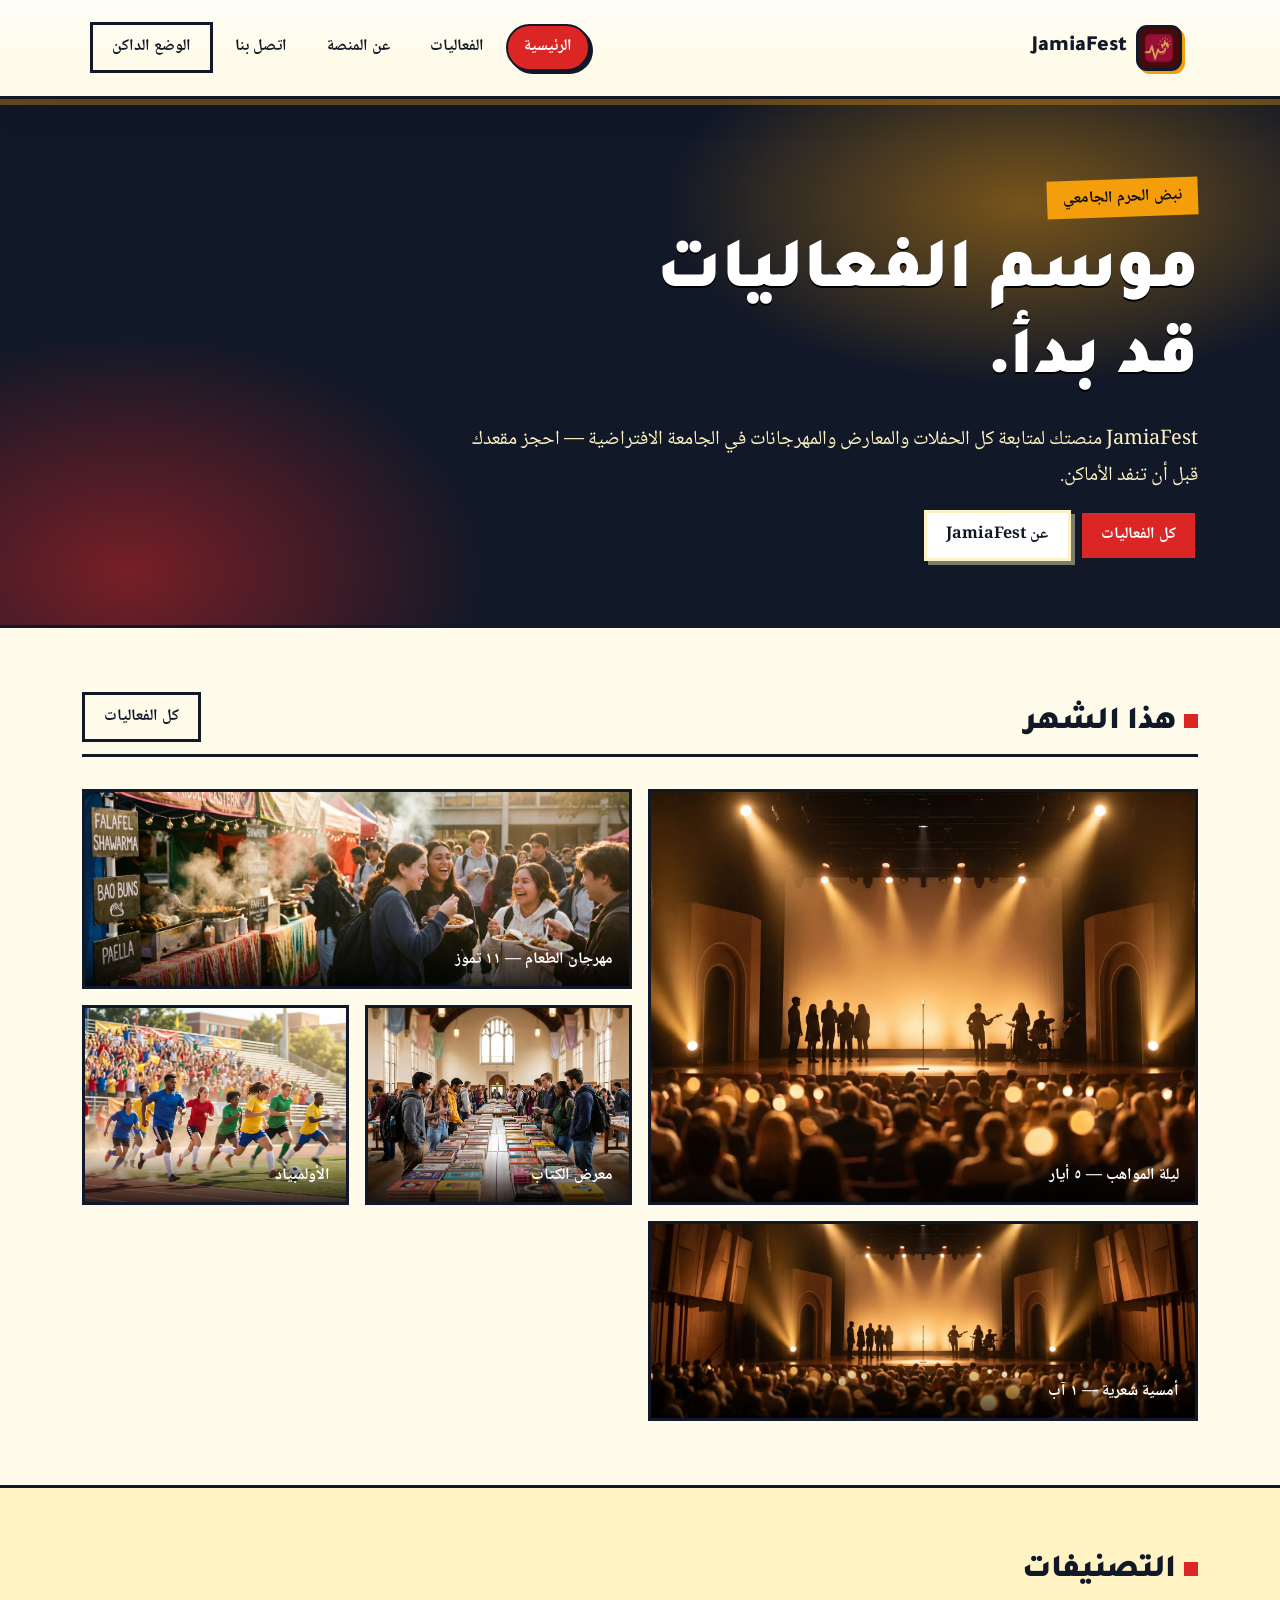
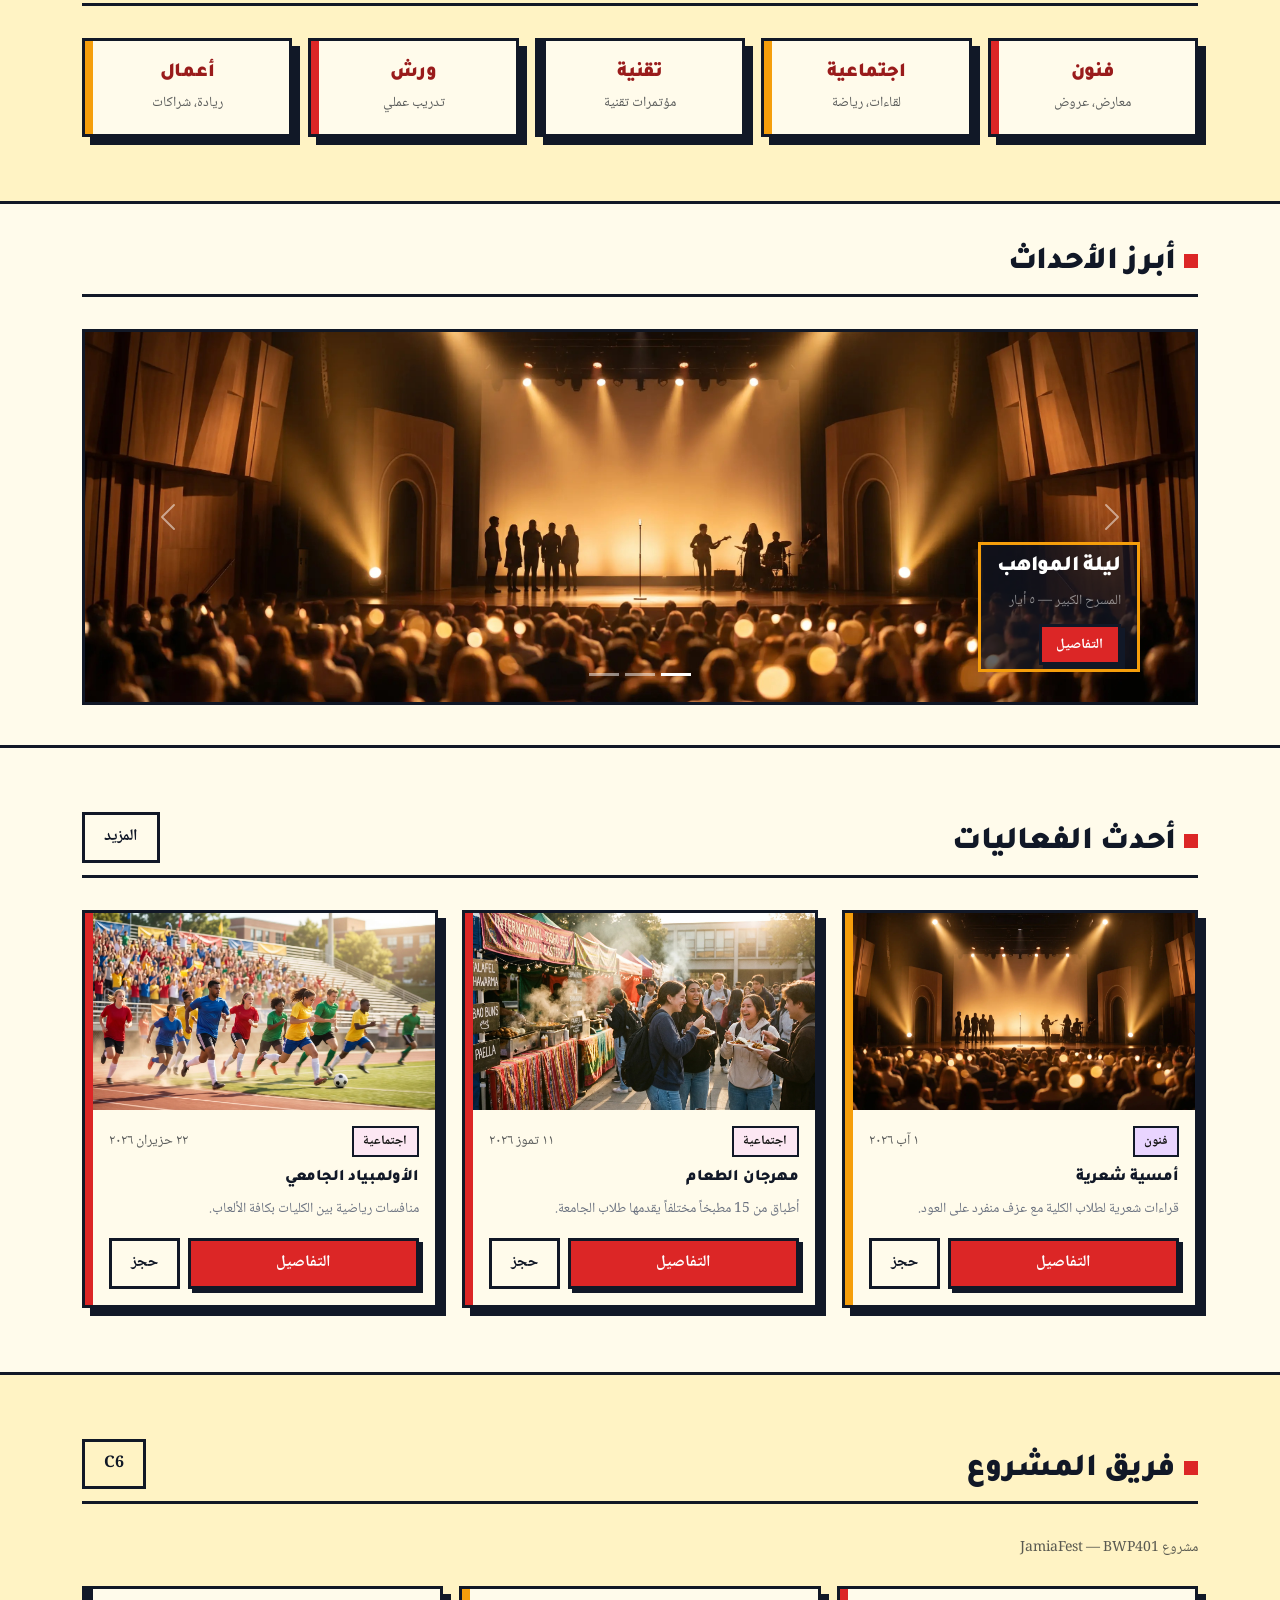
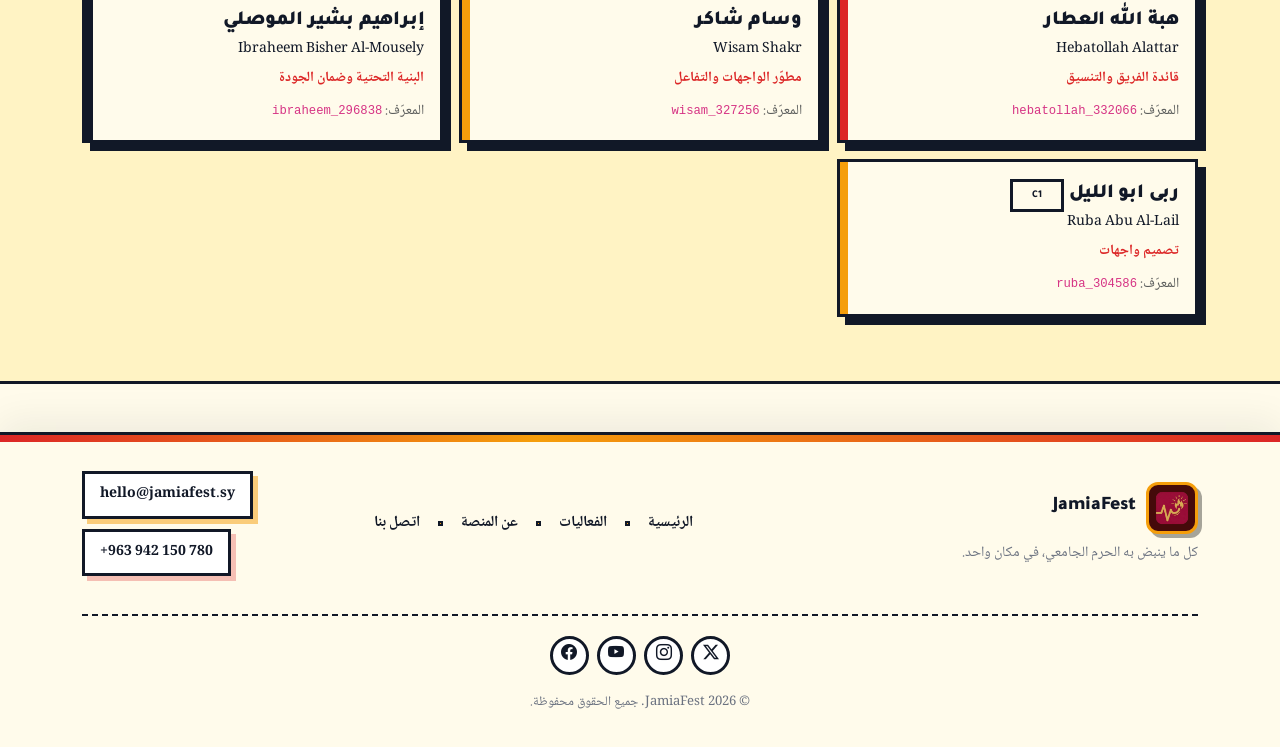
<file: index.html>
﻿<!doctype html>
<html lang="ar" dir="rtl">
<head>
  <meta charset="utf-8">
  <meta name="viewport" content="width=device-width, initial-scale=1">
  <title>JamiaFest — نبض الحرم الجامعي</title>
  <meta name="description" content="JamiaFest: كل فعاليات الجامعة الاحتفالية والثقافية والرياضية.">

  <link href="https://cdn.jsdelivr.net/npm/bootstrap@5.3.3/dist/css/bootstrap.min.css" rel="stylesheet">
  <link rel="preconnect" href="https://fonts.googleapis.com">
  <link rel="preconnect" href="https://fonts.gstatic.com" crossorigin>
  <link href="https://fonts.googleapis.com/css2?family=Tajawal:wght@500;700;900&family=Noto+Naskh+Arabic:wght@400;700&display=swap" rel="stylesheet">
  <link rel="stylesheet" href="assets/css/styles.css">
  <link rel="icon" href="assets/img/jamiafest-logo.png" type="image/png">
</head>
<body>

  <header>
    <nav class="navbar navbar-expand-lg navbar-light j-navbar">
      <div class="container">
        <a class="navbar-brand" href="index.html">
          <span class="j-brand-logo-frame" aria-hidden="true"><img class="j-brand-logo" src="assets/img/jamiafest-logo.png" alt=""></span>
          <span>JamiaFest</span>
        </a>
        <button class="navbar-toggler" type="button" data-bs-toggle="collapse" data-bs-target="#nav" aria-controls="nav" aria-expanded="false" aria-label="قائمة التنقل"><span class="navbar-toggler-icon"></span></button>
        <div class="collapse navbar-collapse" id="nav">
          <ul class="navbar-nav ms-auto align-items-lg-center flex-wrap">
            <li class="nav-item"><a class="nav-link" href="index.html">الرئيسية</a></li>
            <li class="nav-item"><a class="nav-link" href="events.html">الفعاليات</a></li>
            <li class="nav-item"><a class="nav-link" href="about.html">عن المنصة</a></li>
            <li class="nav-item"><a class="nav-link" href="contact.html">اتصل بنا</a></li>
            <li class="nav-item ps-lg-2"><button type="button" id="darkToggle" class="btn-j-outline btn-sm" title="التبديل إلى الوضع الداكن">الوضع الداكن</button></li>
          </ul>
        </div>
      </div>
    </nav>
  </header>

  <main>

    <section class="j-hero">
      <div class="container">
        <span class="tag">نبض الحرم الجامعي</span>
        <h1>موسم الفعاليات<br>قد بدأ.</h1>
        <p class="lead col-lg-8 mt-3" style="color:#FFF3C4;">
          JamiaFest منصتك لمتابعة كل الحفلات والمعارض والمهرجانات في الجامعة الافتراضية —
          احجز مقعدك قبل أن تنفد الأماكن.
        </p>
        <div class="d-flex flex-wrap gap-2 mt-3">
          <a href="events.html" class="btn-j-primary text-decoration-none">كل الفعاليات</a>
          <a href="about.html" class="btn-j-outline">عن JamiaFest</a>
        </div>
      </div>
    </section>

    <section class="section" style="background: var(--j-cream);">
      <div class="container">
        <div class="section-head">
          <h2><span class="dot"></span>هذا الشهر</h2>
          <a href="events.html" class="btn-j-outline btn-sm">كل الفعاليات</a>
        </div>

        <div class="bento">
          <a href="event.html?id=1" class="b-1 text-decoration-none">
            <img src="assets/img/event-talent-night.jpg" alt="ليلة المواهب">
            <div class="overlay">ليلة المواهب — ٥ أيار</div>
          </a>
          <a href="event.html?id=5" class="b-2 text-decoration-none">
            <img src="assets/img/event-food-festival.jpg" alt="مهرجان الطعام">
            <div class="overlay">مهرجان الطعام — ١١ تموز</div>
          </a>
          <a href="event.html?id=2" class="b-3 text-decoration-none">
            <img src="assets/img/event-book-fair.jpg" alt="معرض الكتاب">
            <div class="overlay">معرض الكتاب</div>
          </a>
          <a href="event.html?id=3" class="b-4 text-decoration-none">
            <img src="assets/img/event-campus-olympiad.jpg" alt="الأولمبياد">
            <div class="overlay">الأولمبياد</div>
          </a>
          <a href="event.html?id=6" class="b-5 text-decoration-none">
            <img src="assets/img/event-poetry-evening.jpg" alt="أمسية شعرية">
            <div class="overlay">أمسية شعرية — ١ آب</div>
          </a>
        </div>
      </div>
    </section>

    <section class="section section--tint">
      <div class="container">
        <div class="section-head">
          <h2><span class="dot"></span>التصنيفات</h2>
        </div>
        <div class="row g-3">
          <div class="col-6 col-md-4 col-lg"><a class="j-card p-3 text-center text-decoration-none d-block" href="events.html?cat=arts"><h3 class="h5 mb-1">فنون</h3><small class="text-muted">معارض، عروض</small></a></div>
          <div class="col-6 col-md-4 col-lg"><a class="j-card variant-amber p-3 text-center text-decoration-none d-block" href="events.html?cat=social"><h3 class="h5 mb-1">اجتماعية</h3><small class="text-muted">لقاءات، رياضة</small></a></div>
          <div class="col-6 col-md-4 col-lg"><a class="j-card variant-ink p-3 text-center text-decoration-none d-block" href="events.html?cat=tech"><h3 class="h5 mb-1">تقنية</h3><small class="text-muted">مؤتمرات تقنية</small></a></div>
          <div class="col-6 col-md-4 col-lg"><a class="j-card p-3 text-center text-decoration-none d-block" href="events.html?cat=workshop"><h3 class="h5 mb-1">ورش</h3><small class="text-muted">تدريب عملي</small></a></div>
          <div class="col-6 col-md-4 col-lg"><a class="j-card variant-amber p-3 text-center text-decoration-none d-block" href="events.html?cat=business"><h3 class="h5 mb-1">أعمال</h3><small class="text-muted">ريادة، شراكات</small></a></div>
        </div>
      </div>
    </section>

    <section class="section j-spotlight-carousel" style="background: var(--j-cream);">
      <div class="container">
        <div class="section-head">
          <h2><span class="dot"></span>أبرز الأحداث</h2>
        </div>
        <div id="heroCarousel" class="carousel slide j-carousel" data-bs-ride="carousel" style="border:3px solid var(--j-border);">
          <div class="carousel-indicators">
            <button type="button" data-bs-target="#heroCarousel" data-bs-slide-to="0" class="active"></button>
            <button type="button" data-bs-target="#heroCarousel" data-bs-slide-to="1"></button>
            <button type="button" data-bs-target="#heroCarousel" data-bs-slide-to="2"></button>
          </div>
          <div class="carousel-inner">
            <div class="carousel-item active">
              <img src="assets/img/event-talent-night.jpg" alt="ليلة المواهب">
              <div class="carousel-caption">
                <h3 class="text-white" style="font-weight:900;">ليلة المواهب</h3>
                <p class="text-white-50 small">المسرح الكبير — ٥ أيار</p>
                <a href="event.html?id=1" class="btn-j-primary text-decoration-none">التفاصيل</a>
              </div>
            </div>
            <div class="carousel-item">
              <img src="assets/img/event-food-festival.jpg" alt="مهرجان الطعام">
              <div class="carousel-caption">
                <h3 class="text-white" style="font-weight:900;">مهرجان الطعام</h3>
                <p class="text-white-50 small">الساحة الخارجية — ١١ تموز</p>
                <a href="event.html?id=5" class="btn-j-primary text-decoration-none">التفاصيل</a>
              </div>
            </div>
            <div class="carousel-item">
              <img src="assets/img/event-campus-olympiad.jpg" alt="الأولمبياد">
              <div class="carousel-caption">
                <h3 class="text-white" style="font-weight:900;">الأولمبياد الجامعي</h3>
                <p class="text-white-50 small">المجمع الرياضي — ٢٢ حزيران</p>
                <a href="event.html?id=3" class="btn-j-primary text-decoration-none">التفاصيل</a>
              </div>
            </div>
          </div>
          <button class="carousel-control-prev" type="button" data-bs-target="#heroCarousel" data-bs-slide="prev"><span class="carousel-control-prev-icon"></span></button>
          <button class="carousel-control-next" type="button" data-bs-target="#heroCarousel" data-bs-slide="next"><span class="carousel-control-next-icon"></span></button>
        </div>
      </div>
    </section>

    <section class="section">
      <div class="container">
        <div class="section-head">
          <h2><span class="dot"></span>أحدث الفعاليات</h2>
          <a href="events.html" class="btn-j-outline btn-sm">المزيد</a>
        </div>
        <div id="latestGrid" class="row g-4"></div>
      </div>
    </section>

    <section class="section section--tint" id="team" aria-labelledby="team-heading">
      <div class="container">
        <div class="section-head">
          <h2 id="team-heading"><span class="dot"></span>فريق المشروع</h2>
          <span class="btn-j-outline btn-sm" style="pointer-events:none;" aria-hidden="true">C6</span>
        </div>
        <p class="text-muted small mb-4">مشروع JamiaFest — BWP401</p>
        <div class="row g-3">
          <div class="col-12 col-md-4">
            <div class="j-card p-3 h-100 d-flex flex-column">
              <h3 class="h5 mb-1">هبة الله العطار</h3>
              <p class="mb-1 small" dir="ltr" style="text-align: end;">Hebatollah Alattar</p>
              <p class="small mb-2" style="font-weight:800;color:var(--j-primary);">قائدة الفريق والتنسيق</p>
              <p class="mb-0 mt-auto small"><span class="text-muted">المعرّف:</span> <code class="user-select-all" dir="ltr">hebatollah_332066</code></p>
            </div>
          </div>
          <div class="col-12 col-md-4">
            <div class="j-card variant-amber p-3 h-100 d-flex flex-column">
              <h3 class="h5 mb-1">وسام شاكر</h3>
              <p class="mb-1 small" dir="ltr" style="text-align: end;">Wisam Shakr</p>
              <p class="small mb-2" style="font-weight:800;color:var(--j-primary);">مطوّر الواجهات والتفاعل</p>
              <p class="mb-0 mt-auto small"><span class="text-muted">المعرّف:</span> <code class="user-select-all" dir="ltr">wisam_327256</code></p>
            </div>
          </div>
          <div class="col-12 col-md-4">
            <div class="j-card variant-ink p-3 h-100 d-flex flex-column">
              <h3 class="h5 mb-1">إبراهيم بشير الموصلي</h3>
              <p class="mb-1 small" dir="ltr" style="text-align: end;">Ibraheem Bisher Al-Mousely</p>
              <p class="small mb-2" style="font-weight:800;color:var(--j-primary);">البنية التحتية وضمان الجودة</p>
              <p class="mb-0 mt-auto small"><span class="text-muted">المعرّف:</span> <code class="user-select-all" dir="ltr">ibraheem_296838</code></p>
            </div>
          </div>
          <div class="col-12 col-md-4">
            <div class="j-card variant-amber p-3 h-100 d-flex flex-column">
              <h3 class="h5 mb-1">ربى ابو الليل <span class="btn-j-outline btn-sm ms-1" style="pointer-events:none;font-size:0.65rem;" aria-label="الشعبة">C1</span></h3>
              <p class="mb-1 small" dir="ltr" style="text-align: end;">Ruba Abu Al-Lail</p>
              <p class="small mb-2" style="font-weight:800;color:var(--j-primary);">تصميم واجهات</p>
              <p class="mb-0 mt-auto small"><span class="text-muted">المعرّف:</span> <code class="user-select-all" dir="ltr">ruba_304586</code></p>
            </div>
          </div>
        </div>
      </div>
    </section>

  </main>

  <div class="modal fade" id="bookModal" tabindex="-1" aria-hidden="true">
    <div class="modal-dialog modal-lg">
      <div class="modal-content" style="border:3px solid var(--j-border); border-radius:0;">
        <div class="modal-header" style="border-bottom:3px solid var(--j-border); background: var(--j-cream);">
          <h5 class="modal-title" style="font-weight:900;">حجز مقعد</h5>
          <button type="button" class="btn-close" data-bs-dismiss="modal"></button>
        </div>
        <div class="modal-body" style="background: var(--j-cream);">
          <div class="row g-4">
            <div class="col-md-5"><img src="assets/img/event-talent-night.jpg" alt="" class="img-fluid" style="border:3px solid var(--j-border);"></div>
            <div class="col-md-7">
              <form class="j-form">
                <div class="mb-3"><label class="form-label">الاسم</label><input class="form-control" required></div>
                <div class="mb-3"><label class="form-label">البريد</label><input type="email" class="form-control" required></div>
                <div class="mb-3"><label class="form-label">عدد المقاعد</label><input type="number" min="1" max="5" value="1" class="form-control"></div>
              </form>
            </div>
          </div>
        </div>
        <div class="modal-footer" style="border-top:3px solid var(--j-border); background: var(--j-cream);">
          <button class="btn-j-outline" data-bs-dismiss="modal">إلغاء</button>
          <button class="btn-j-primary" id="bookConfirm">تأكيد الحجز</button>
        </div>
      </div>
    </div>
  </div>

  <footer class="j-footer" role="contentinfo">
    <div class="j-footer__strip" aria-hidden="true"></div>
    <div class="container">
      <div class="j-footer__layout">
        <div class="j-footer__lead">
          <a href="index.html" class="j-footer__logo">
            <span class="j-brand-logo-frame j-brand-logo-frame--footer" aria-hidden="true"><img class="j-brand-logo" src="assets/img/jamiafest-logo.png" alt=""></span>
            <span>JamiaFest</span>
          </a>
          <p class="j-footer__tagline">كل ما ينبض به الحرم الجامعي، في مكان واحد.</p>
        </div>
        <nav class="j-footer__nav" aria-label="روابط التذييل">
          <a href="index.html">الرئيسية</a>
          <span class="j-footer__sep" aria-hidden="true"></span>
          <a href="events.html">الفعاليات</a>
          <span class="j-footer__sep" aria-hidden="true"></span>
          <a href="about.html">عن المنصة</a>
          <span class="j-footer__sep" aria-hidden="true"></span>
          <a href="contact.html">اتصل بنا</a>
        </nav>
        <div class="j-footer__reach">
          <a class="j-footer__pill" href="mailto:hello@jamiafest.sy">hello@jamiafest.sy</a>
          <a class="j-footer__pill j-footer__pill--phone" href="tel:+963942150780">+963 942 150 780</a>
        </div>
      </div>
      <div class="j-footer__bottom">
        <div class="j-footer__socials" aria-label="وسائل التواصل">
          <a href="https://x.com/SVUOnline" class="j-footer__social" aria-label="X" target="_blank" rel="noopener noreferrer"><i class="bi bi-twitter-x" aria-hidden="true"></i></a>
          <a href="https://www.instagram.com/svuonline/" class="j-footer__social" aria-label="إنستغرام" target="_blank" rel="noopener noreferrer"><i class="bi bi-instagram" aria-hidden="true"></i></a>
          <a href="https://www.youtube.com/@syrianvirtualuniversity" class="j-footer__social" aria-label="يوتيوب" target="_blank" rel="noopener noreferrer"><i class="bi bi-youtube" aria-hidden="true"></i></a>
          <a href="https://www.facebook.com/svuonline.sy" class="j-footer__social" aria-label="فيسبوك" target="_blank" rel="noopener noreferrer"><i class="bi bi-facebook" aria-hidden="true"></i></a>
        </div>
        <p class="j-footer__copyright">© 2026 JamiaFest. جميع الحقوق محفوظة.</p>
      </div>
    </div>
  </footer>

  <button id="scrollTopBtn" aria-label="العودة للأعلى">▲</button>
  <script src="https://cdn.jsdelivr.net/npm/bootstrap@5.3.3/dist/js/bootstrap.bundle.min.js"></script>
  <script src="assets/js/main.js"></script>
</body>
</html>
</file>
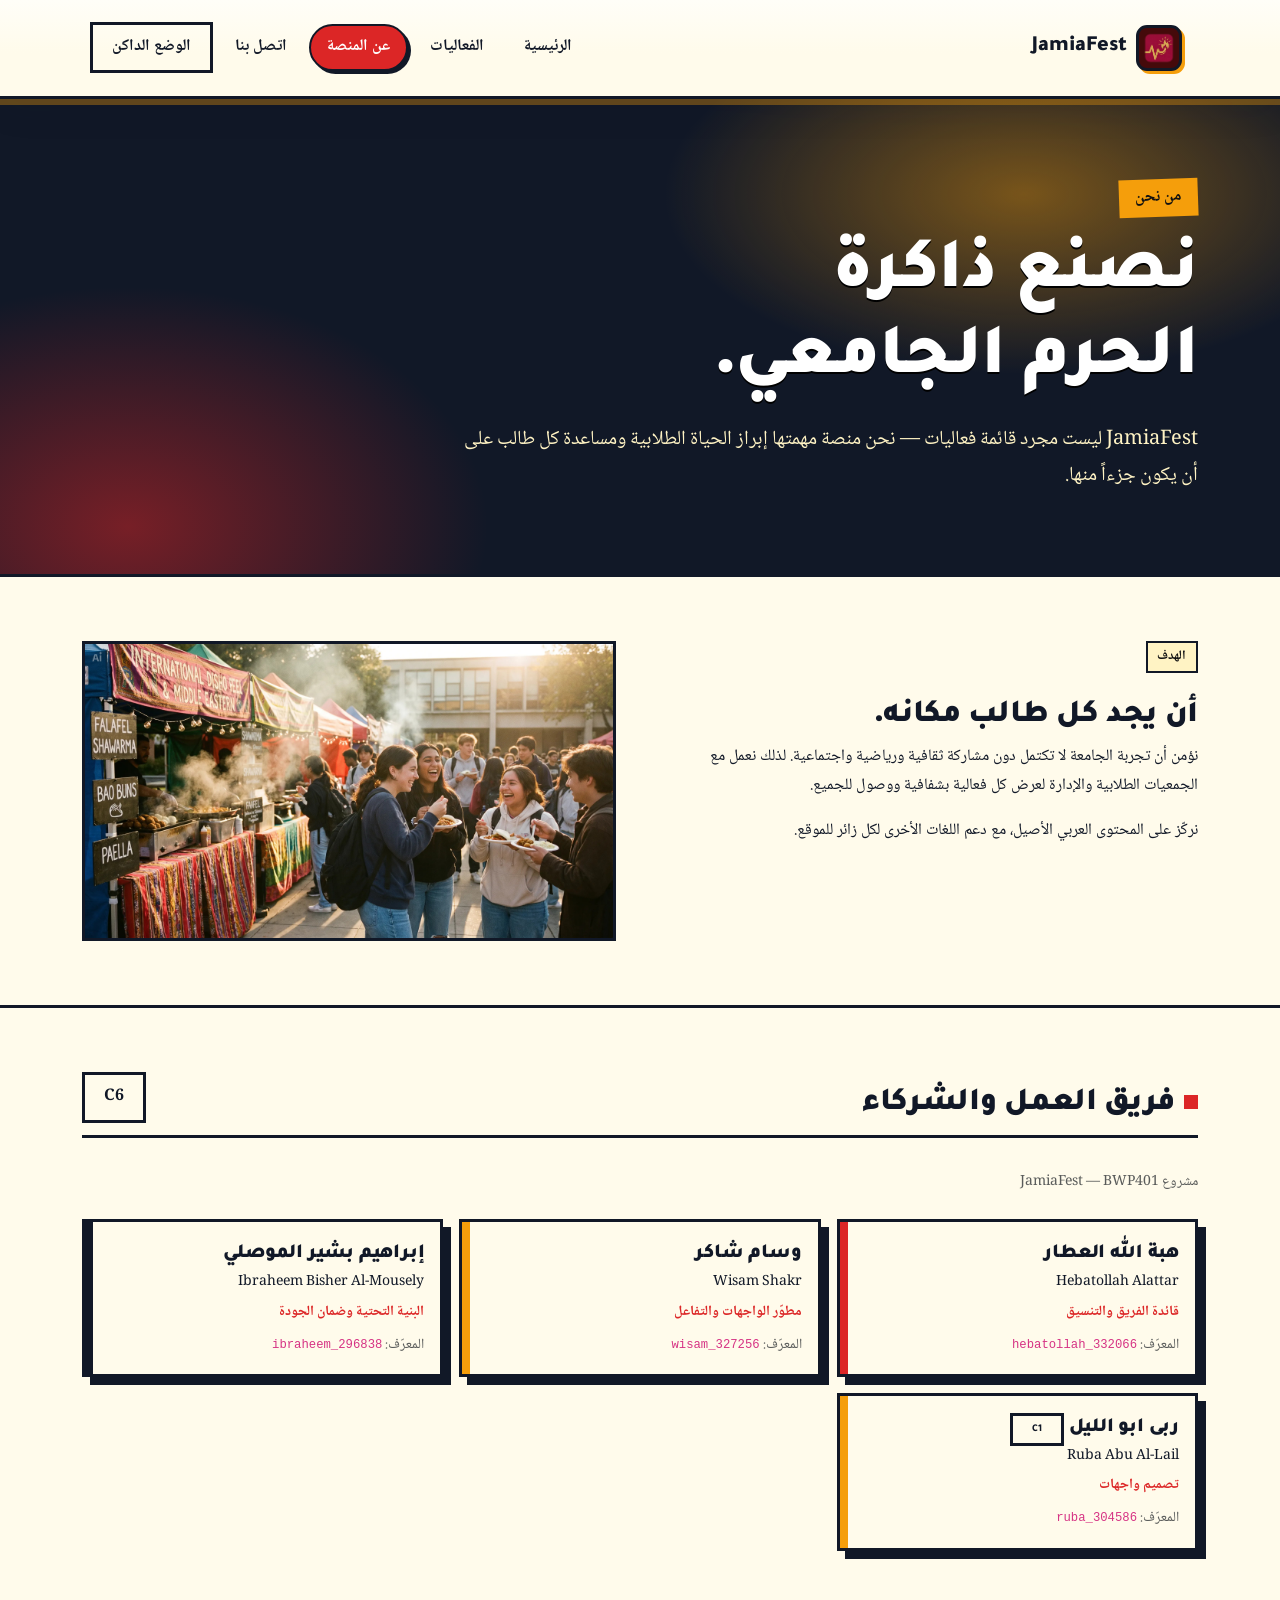
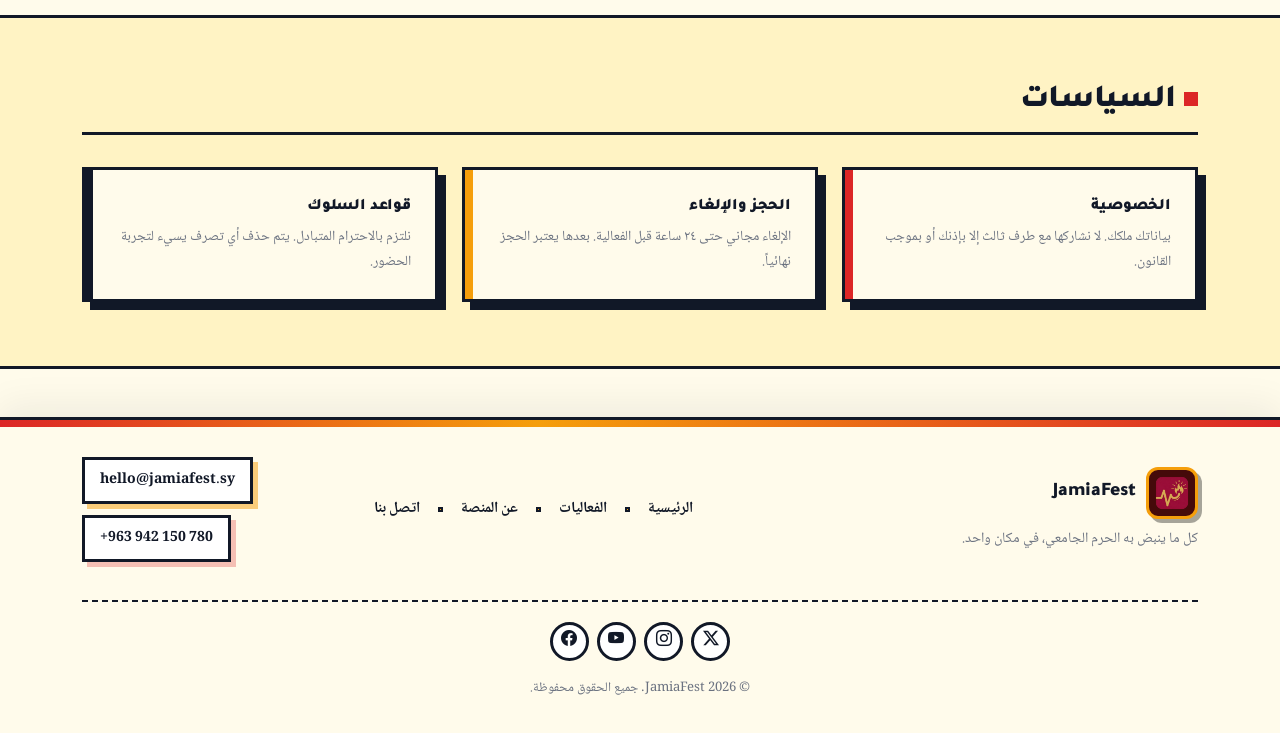
<file: about.html>
<!doctype html>
<html lang="ar" dir="rtl">
<head>
  <meta charset="utf-8">
  <meta name="viewport" content="width=device-width, initial-scale=1">
  <title>عن المنصة — JamiaFest</title>
  <link href="https://cdn.jsdelivr.net/npm/bootstrap@5.3.3/dist/css/bootstrap.min.css" rel="stylesheet">
  <link href="https://fonts.googleapis.com/css2?family=Tajawal:wght@500;700;900&family=Noto+Naskh+Arabic:wght@400;700&display=swap" rel="stylesheet">
  <link rel="stylesheet" href="assets/css/styles.css">
  <link rel="icon" href="assets/img/jamiafest-logo.png" type="image/png">
</head>
<body>

  <header>
    <nav class="navbar navbar-expand-lg navbar-light j-navbar">
      <div class="container">
        <a class="navbar-brand" href="index.html">
          <span class="j-brand-logo-frame" aria-hidden="true"><img class="j-brand-logo" src="assets/img/jamiafest-logo.png" alt=""></span>
          <span>JamiaFest</span>
        </a>
        <button class="navbar-toggler" type="button" data-bs-toggle="collapse" data-bs-target="#nav" aria-controls="nav" aria-expanded="false" aria-label="قائمة التنقل"><span class="navbar-toggler-icon"></span></button>
        <div class="collapse navbar-collapse" id="nav">
          <ul class="navbar-nav ms-auto align-items-lg-center flex-wrap">
            <li class="nav-item"><a class="nav-link" href="index.html">الرئيسية</a></li>
            <li class="nav-item"><a class="nav-link" href="events.html">الفعاليات</a></li>
            <li class="nav-item"><a class="nav-link" href="about.html">عن المنصة</a></li>
            <li class="nav-item"><a class="nav-link" href="contact.html">اتصل بنا</a></li>
            <li class="nav-item ps-lg-2"><button type="button" id="darkToggle" class="btn-j-outline btn-sm" title="التبديل إلى الوضع الداكن">الوضع الداكن</button></li>
          </ul>
        </div>
      </div>
    </nav>
  </header>

  <main>

    <section class="j-hero">
      <div class="container">
        <span class="tag">من نحن</span>
        <h1>نصنع ذاكرة<br>الحرم الجامعي.</h1>
        <p class="lead col-lg-8 mt-3" style="color:#FFF3C4;">
          JamiaFest ليست مجرد قائمة فعاليات — نحن منصة مهمتها إبراز الحياة الطلابية ومساعدة كل طالب على أن يكون جزءاً منها.
        </p>
      </div>
    </section>

    <section class="section" style="background: var(--j-cream);">
      <div class="container">
        <div class="row g-5">
          <div class="col-lg-6">
            <span class="j-badge mb-3">الهدف</span>
            <h2 class="mt-2">أن يجد كل طالب مكانه.</h2>
            <p>نؤمن أن تجربة الجامعة لا تكتمل دون مشاركة ثقافية ورياضية واجتماعية. لذلك نعمل مع الجمعيات الطلابية والإدارة لعرض كل فعالية بشفافية ووصول للجميع.</p>
            <p>نركّز على المحتوى العربي الأصيل، مع دعم اللغات الأخرى لكل زائر للموقع.</p>
          </div>
          <div class="col-lg-6">
            <img src="assets/img/event-food-festival.jpg" alt="" class="img-fluid" style="border:3px solid var(--j-border);">
          </div>
        </div>
      </div>
    </section>

    <section class="section" style="background: var(--j-cream);">
      <div class="container">
        <div class="section-head">
          <h2><span class="dot"></span>فريق العمل والشركاء</h2>
          <span class="btn-j-outline btn-sm" style="pointer-events:none;" aria-hidden="true">C6</span>
        </div>
        <p class="text-muted small mb-4">مشروع JamiaFest — BWP401 </p>
        <div class="row g-3">
          <div class="col-12 col-md-4">
            <div class="j-card p-3 h-100 d-flex flex-column">
              <h3 class="h5 mb-1">هبة الله العطار</h3>
              <p class="mb-1 small" dir="ltr" style="text-align: end;">Hebatollah Alattar</p>
              <p class="small mb-2" style="font-weight:800;color:var(--j-primary);">قائدة الفريق والتنسيق</p>
              <p class="mb-0 mt-auto small"><span class="text-muted">المعرّف:</span> <code class="user-select-all" dir="ltr">hebatollah_332066</code></p>
            </div>
          </div>
          <div class="col-12 col-md-4">
            <div class="j-card variant-amber p-3 h-100 d-flex flex-column">
              <h3 class="h5 mb-1">وسام شاكر</h3>
              <p class="mb-1 small" dir="ltr" style="text-align: end;">Wisam Shakr</p>
              <p class="small mb-2" style="font-weight:800;color:var(--j-primary);">مطوّر الواجهات والتفاعل</p>
              <p class="mb-0 mt-auto small"><span class="text-muted">المعرّف:</span> <code class="user-select-all" dir="ltr">wisam_327256</code></p>
            </div>
          </div>
          <div class="col-12 col-md-4">
            <div class="j-card variant-ink p-3 h-100 d-flex flex-column">
              <h3 class="h5 mb-1">إبراهيم بشير الموصلي</h3>
              <p class="mb-1 small" dir="ltr" style="text-align: end;">Ibraheem Bisher Al-Mousely</p>
              <p class="small mb-2" style="font-weight:800;color:var(--j-primary);">البنية التحتية وضمان الجودة</p>
              <p class="mb-0 mt-auto small"><span class="text-muted">المعرّف:</span> <code class="user-select-all" dir="ltr">ibraheem_296838</code></p>
            </div>
          </div>
          <div class="col-12 col-md-4">
            <div class="j-card variant-amber p-3 h-100 d-flex flex-column">
              <h3 class="h5 mb-1">ربى ابو الليل <span class="btn-j-outline btn-sm ms-1" style="pointer-events:none;font-size:0.65rem;" aria-label="الشعبة">C1</span></h3>
              <p class="mb-1 small" dir="ltr" style="text-align: end;">Ruba Abu Al-Lail</p>
              <p class="small mb-2" style="font-weight:800;color:var(--j-primary);">تصميم واجهات</p>
              <p class="mb-0 mt-auto small"><span class="text-muted">المعرّف:</span> <code class="user-select-all" dir="ltr">ruba_304586</code></p>
            </div>
          </div>
        </div>
      </div>
    </section>

    <section class="section section--tint">
      <div class="container">
        <div class="section-head"><h2><span class="dot"></span>السياسات</h2></div>
        <div class="row g-4">
          <div class="col-md-4">
            <div class="j-card p-4 h-100">
              <h3 class="h6" style="font-weight:900;">الخصوصية</h3>
              <p class="small mb-0" style="color:var(--j-muted);">بياناتك ملكك. لا نشاركها مع طرف ثالث إلا بإذنك أو بموجب القانون.</p>
            </div>
          </div>
          <div class="col-md-4">
            <div class="j-card variant-amber p-4 h-100">
              <h3 class="h6" style="font-weight:900;">الحجز والإلغاء</h3>
              <p class="small mb-0" style="color:var(--j-muted);">الإلغاء مجاني حتى ٢٤ ساعة قبل الفعالية. بعدها يعتبر الحجز نهائياً.</p>
            </div>
          </div>
          <div class="col-md-4">
            <div class="j-card variant-ink p-4 h-100">
              <h3 class="h6" style="font-weight:900;">قواعد السلوك</h3>
              <p class="small mb-0" style="color:var(--j-muted);">نلتزم بالاحترام المتبادل. يتم حذف أي تصرف يسيء لتجربة الحضور.</p>
            </div>
          </div>
        </div>
      </div>
    </section>

  </main>

  <footer class="j-footer" role="contentinfo">
    <div class="j-footer__strip" aria-hidden="true"></div>
    <div class="container">
      <div class="j-footer__layout">
        <div class="j-footer__lead">
          <a href="index.html" class="j-footer__logo">
            <span class="j-brand-logo-frame j-brand-logo-frame--footer" aria-hidden="true"><img class="j-brand-logo" src="assets/img/jamiafest-logo.png" alt=""></span>
            <span>JamiaFest</span>
          </a>
          <p class="j-footer__tagline">كل ما ينبض به الحرم الجامعي، في مكان واحد.</p>
        </div>
        <nav class="j-footer__nav" aria-label="روابط التذييل">
          <a href="index.html">الرئيسية</a>
          <span class="j-footer__sep" aria-hidden="true"></span>
          <a href="events.html">الفعاليات</a>
          <span class="j-footer__sep" aria-hidden="true"></span>
          <a href="about.html">عن المنصة</a>
          <span class="j-footer__sep" aria-hidden="true"></span>
          <a href="contact.html">اتصل بنا</a>
        </nav>
        <div class="j-footer__reach">
          <a class="j-footer__pill" href="mailto:hello@jamiafest.sy">hello@jamiafest.sy</a>
          <a class="j-footer__pill j-footer__pill--phone" href="tel:+963942150780">+963 942 150 780</a>
        </div>
      </div>
      <div class="j-footer__bottom">
        <div class="j-footer__socials" aria-label="وسائل التواصل">
          <a href="https://x.com/SVUOnline" class="j-footer__social" aria-label="X" target="_blank" rel="noopener noreferrer"><i class="bi bi-twitter-x" aria-hidden="true"></i></a>
          <a href="https://www.instagram.com/svuonline/" class="j-footer__social" aria-label="إنستغرام" target="_blank" rel="noopener noreferrer"><i class="bi bi-instagram" aria-hidden="true"></i></a>
          <a href="https://www.youtube.com/@syrianvirtualuniversity" class="j-footer__social" aria-label="يوتيوب" target="_blank" rel="noopener noreferrer"><i class="bi bi-youtube" aria-hidden="true"></i></a>
          <a href="https://www.facebook.com/svuonline.sy" class="j-footer__social" aria-label="فيسبوك" target="_blank" rel="noopener noreferrer"><i class="bi bi-facebook" aria-hidden="true"></i></a>
        </div>
        <p class="j-footer__copyright">© 2026 JamiaFest. جميع الحقوق محفوظة.</p>
      </div>
    </div>
  </footer>

  <button id="scrollTopBtn" aria-label="العودة للأعلى">▲</button>
  <script src="https://cdn.jsdelivr.net/npm/bootstrap@5.3.3/dist/js/bootstrap.bundle.min.js"></script>
  <script src="assets/js/main.js"></script>
</body>
</html>
</file>
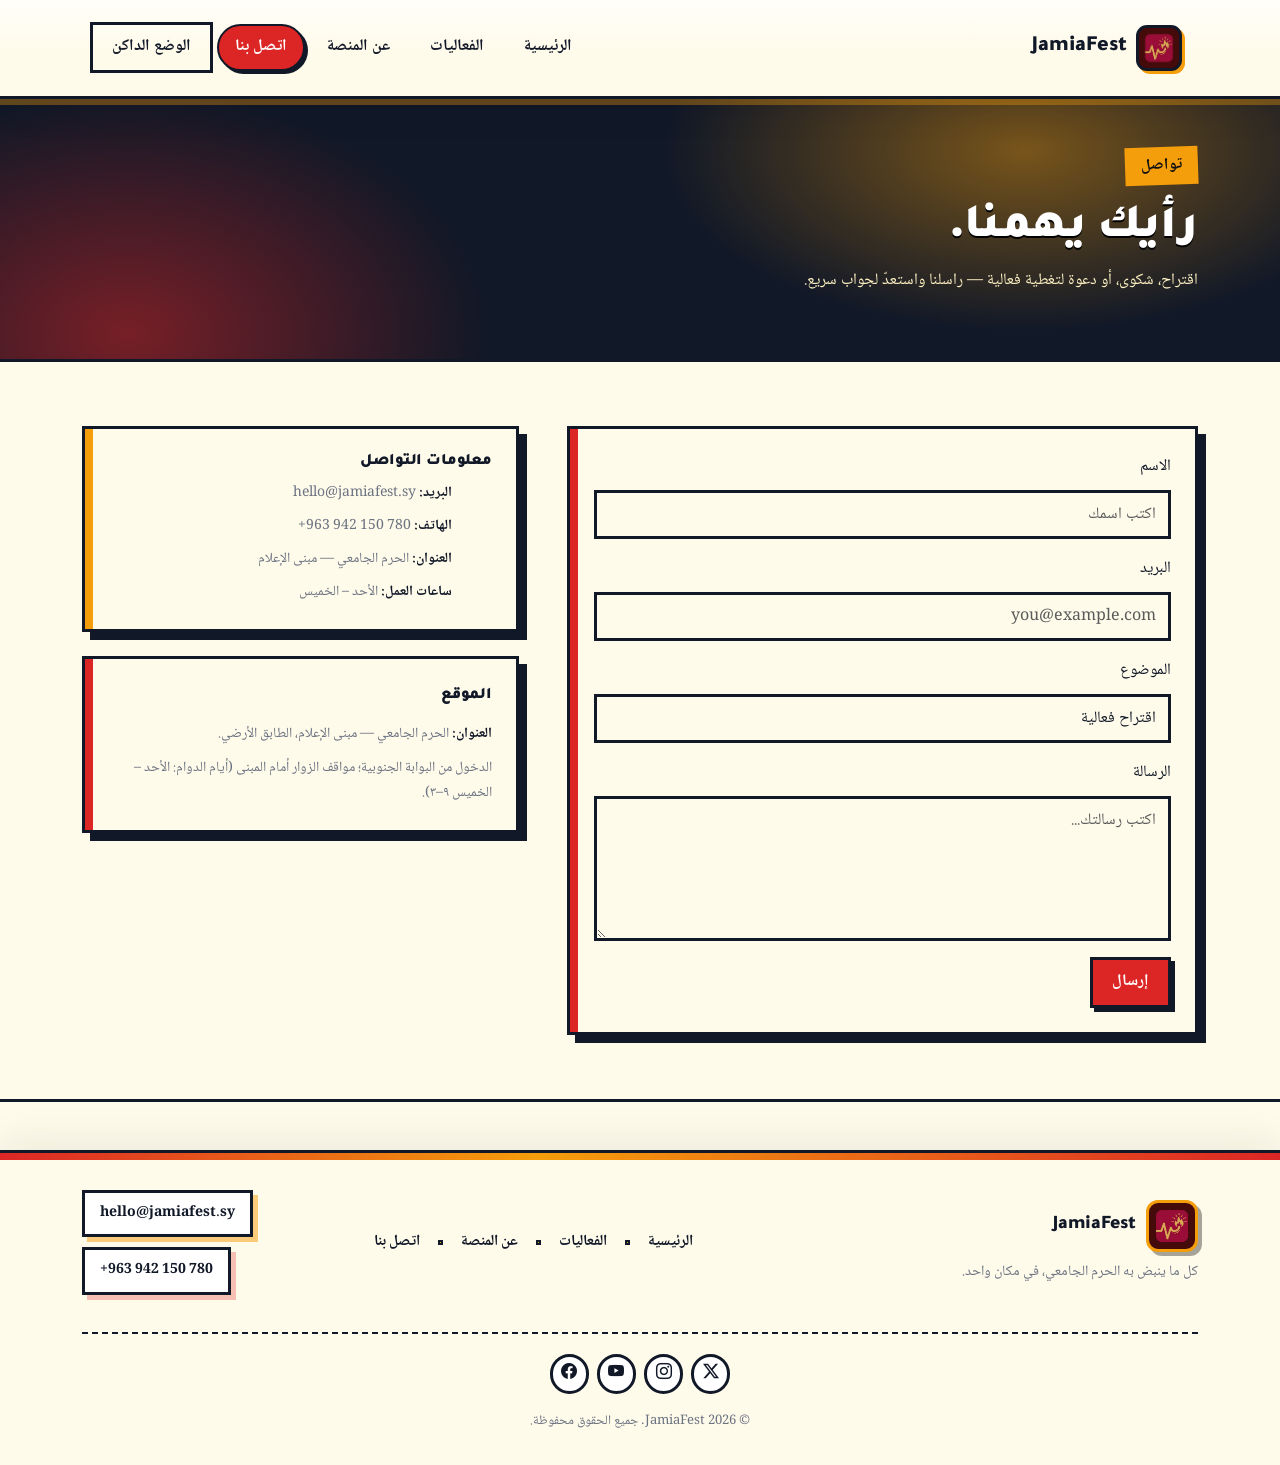
<file: contact.html>
<!doctype html>
<html lang="ar" dir="rtl">
<head>
  <meta charset="utf-8">
  <meta name="viewport" content="width=device-width, initial-scale=1">
  <title>اتصل بنا — JamiaFest</title>
  <link href="https://cdn.jsdelivr.net/npm/bootstrap@5.3.3/dist/css/bootstrap.min.css" rel="stylesheet">
  <link href="https://fonts.googleapis.com/css2?family=Tajawal:wght@500;700;900&family=Noto+Naskh+Arabic:wght@400;700&display=swap" rel="stylesheet">
  <link rel="stylesheet" href="assets/css/styles.css">
  <link rel="icon" href="assets/img/jamiafest-logo.png" type="image/png">
</head>
<body>

  <header>
    <nav class="navbar navbar-expand-lg navbar-light j-navbar">
      <div class="container">
        <a class="navbar-brand" href="index.html">
          <span class="j-brand-logo-frame" aria-hidden="true"><img class="j-brand-logo" src="assets/img/jamiafest-logo.png" alt=""></span>
          <span>JamiaFest</span>
        </a>
        <button class="navbar-toggler" type="button" data-bs-toggle="collapse" data-bs-target="#nav" aria-controls="nav" aria-expanded="false" aria-label="قائمة التنقل"><span class="navbar-toggler-icon"></span></button>
        <div class="collapse navbar-collapse" id="nav">
          <ul class="navbar-nav ms-auto align-items-lg-center flex-wrap">
            <li class="nav-item"><a class="nav-link" href="index.html">الرئيسية</a></li>
            <li class="nav-item"><a class="nav-link" href="events.html">الفعاليات</a></li>
            <li class="nav-item"><a class="nav-link" href="about.html">عن المنصة</a></li>
            <li class="nav-item"><a class="nav-link" href="contact.html">اتصل بنا</a></li>
            <li class="nav-item ps-lg-2"><button type="button" id="darkToggle" class="btn-j-outline btn-sm" title="التبديل إلى الوضع الداكن">الوضع الداكن</button></li>
          </ul>
        </div>
      </div>
    </nav>
  </header>

  <main>

    <section class="j-hero" style="padding: 3rem 0;">
      <div class="container">
        <span class="tag">تواصل</span>
        <h1 style="font-size: clamp(1.8rem, 4vw, 3rem);">رأيك يهمنا.</h1>
        <p class="col-lg-8 mt-2" style="color:#FFF3C4;">اقتراح، شكوى، أو دعوة لتغطية فعالية — راسلنا واستعدّ لجواب سريع.</p>
      </div>
    </section>

    <section class="section">
      <div class="container">
        <div class="row g-5">
          <div class="col-lg-7">
            <form id="contactForm" class="j-form j-card p-4" novalidate>
              <div id="formAlert" class="alert d-none" role="alert" style="border:3px solid var(--j-border); border-radius:0;"></div>
              <div class="mb-3">
                <label class="form-label">الاسم</label>
                <input name="name" class="form-control" placeholder="اكتب اسمك">
              </div>
              <div class="mb-3">
                <label class="form-label">البريد</label>
                <input name="email" type="email" class="form-control" placeholder="you@example.com">
              </div>
              <div class="mb-3">
                <label class="form-label">الموضوع</label>
                <select class="form-select">
                  <option>اقتراح فعالية</option>
                  <option>تغطية إعلامية</option>
                  <option>شكوى</option>
                  <option>أخرى</option>
                </select>
              </div>
              <div class="mb-3">
                <label class="form-label">الرسالة</label>
                <textarea name="message" rows="5" class="form-control" placeholder="اكتب رسالتك..."></textarea>
              </div>
              <button type="submit" class="btn-j-primary">إرسال</button>
            </form>
          </div>
          <div class="col-lg-5">
            <div class="j-card variant-amber p-4 mb-4">
              <h2 class="h6" style="font-weight:900;">معلومات التواصل</h2>
              <ul class="list-unstyled small mb-0" style="color:var(--j-muted);">
                <li class="mb-2"><strong style="color:var(--j-ink);">البريد:</strong> hello@jamiafest.sy</li>
                <li class="mb-2"><strong style="color:var(--j-ink);">الهاتف:</strong> <span class="j-contact-phone-ltr">+963 942 150 780</span></li>
                <li class="mb-2"><strong style="color:var(--j-ink);">العنوان:</strong> الحرم الجامعي — مبنى الإعلام</li>
                <li class="mb-0"><strong style="color:var(--j-ink);">ساعات العمل:</strong> الأحد – الخميس</li>
              </ul>
            </div>
            <div class="j-card p-4">
              <h3 class="h6 mb-3" style="font-weight:900;">الموقع</h3>
              <p class="small mb-2" style="color:var(--j-muted); line-height:1.8;"><strong style="color:var(--j-ink);">العنوان:</strong> الحرم الجامعي — مبنى الإعلام، الطابق الأرضي.</p>
              <p class="small mb-0" style="color:var(--j-muted); line-height:1.8;">الدخول من البوابة الجنوبية؛ مواقف الزوار أمام المبنى (أيام الدوام: الأحد – الخميس ٩–٣).</p>
            </div>
          </div>
        </div>
      </div>
    </section>

  </main>

  <footer class="j-footer" role="contentinfo">
    <div class="j-footer__strip" aria-hidden="true"></div>
    <div class="container">
      <div class="j-footer__layout">
        <div class="j-footer__lead">
          <a href="index.html" class="j-footer__logo">
            <span class="j-brand-logo-frame j-brand-logo-frame--footer" aria-hidden="true"><img class="j-brand-logo" src="assets/img/jamiafest-logo.png" alt=""></span>
            <span>JamiaFest</span>
          </a>
          <p class="j-footer__tagline">كل ما ينبض به الحرم الجامعي، في مكان واحد.</p>
        </div>
        <nav class="j-footer__nav" aria-label="روابط التذييل">
          <a href="index.html">الرئيسية</a>
          <span class="j-footer__sep" aria-hidden="true"></span>
          <a href="events.html">الفعاليات</a>
          <span class="j-footer__sep" aria-hidden="true"></span>
          <a href="about.html">عن المنصة</a>
          <span class="j-footer__sep" aria-hidden="true"></span>
          <a href="contact.html">اتصل بنا</a>
        </nav>
        <div class="j-footer__reach">
          <a class="j-footer__pill" href="mailto:hello@jamiafest.sy">hello@jamiafest.sy</a>
          <a class="j-footer__pill j-footer__pill--phone" href="tel:+963942150780">+963 942 150 780</a>
        </div>
      </div>
      <div class="j-footer__bottom">
        <div class="j-footer__socials" aria-label="وسائل التواصل">
          <a href="https://x.com/SVUOnline" class="j-footer__social" aria-label="X" target="_blank" rel="noopener noreferrer"><i class="bi bi-twitter-x" aria-hidden="true"></i></a>
          <a href="https://www.instagram.com/svuonline/" class="j-footer__social" aria-label="إنستغرام" target="_blank" rel="noopener noreferrer"><i class="bi bi-instagram" aria-hidden="true"></i></a>
          <a href="https://www.youtube.com/@syrianvirtualuniversity" class="j-footer__social" aria-label="يوتيوب" target="_blank" rel="noopener noreferrer"><i class="bi bi-youtube" aria-hidden="true"></i></a>
          <a href="https://www.facebook.com/svuonline.sy" class="j-footer__social" aria-label="فيسبوك" target="_blank" rel="noopener noreferrer"><i class="bi bi-facebook" aria-hidden="true"></i></a>
        </div>
        <p class="j-footer__copyright">© 2026 JamiaFest. جميع الحقوق محفوظة.</p>
      </div>
    </div>
  </footer>

  <button id="scrollTopBtn" aria-label="العودة للأعلى">▲</button>
  <script src="https://cdn.jsdelivr.net/npm/bootstrap@5.3.3/dist/js/bootstrap.bundle.min.js"></script>
  <script src="assets/js/main.js"></script>
</body>
</html>
</file>
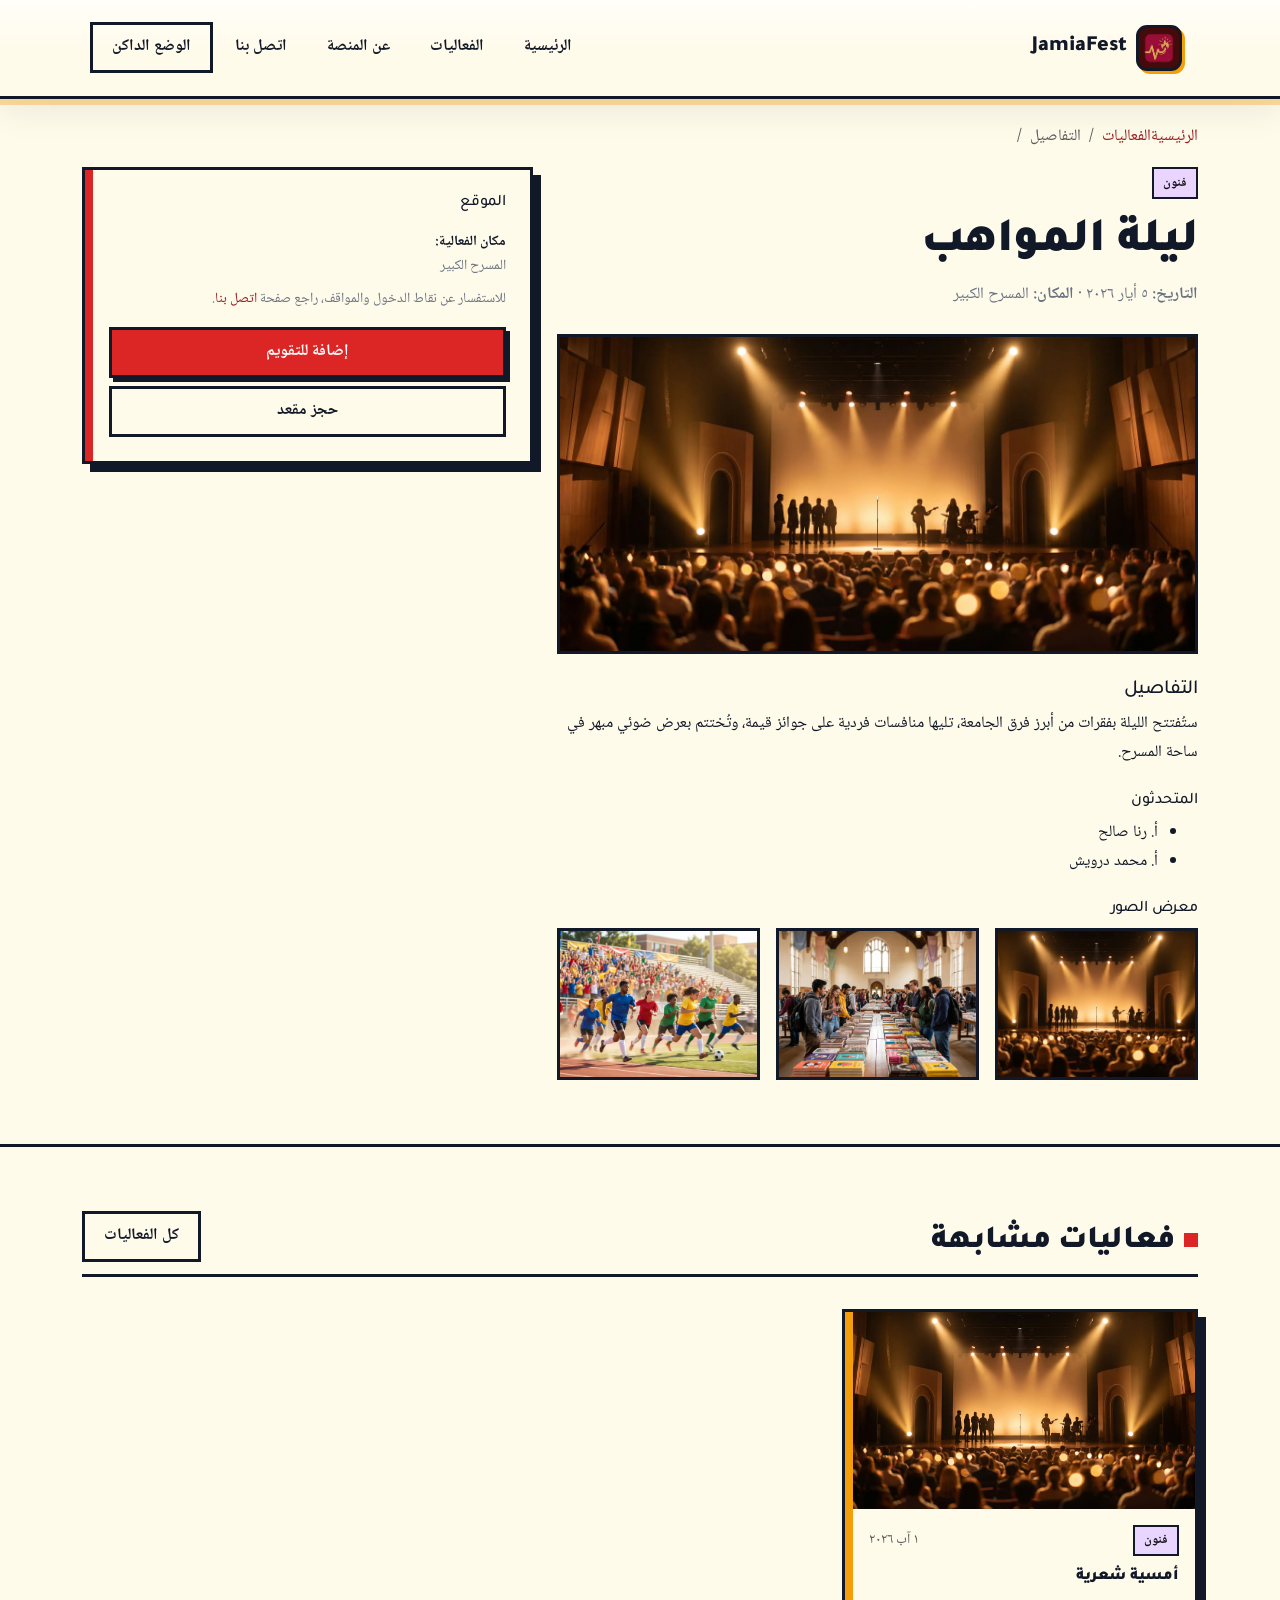
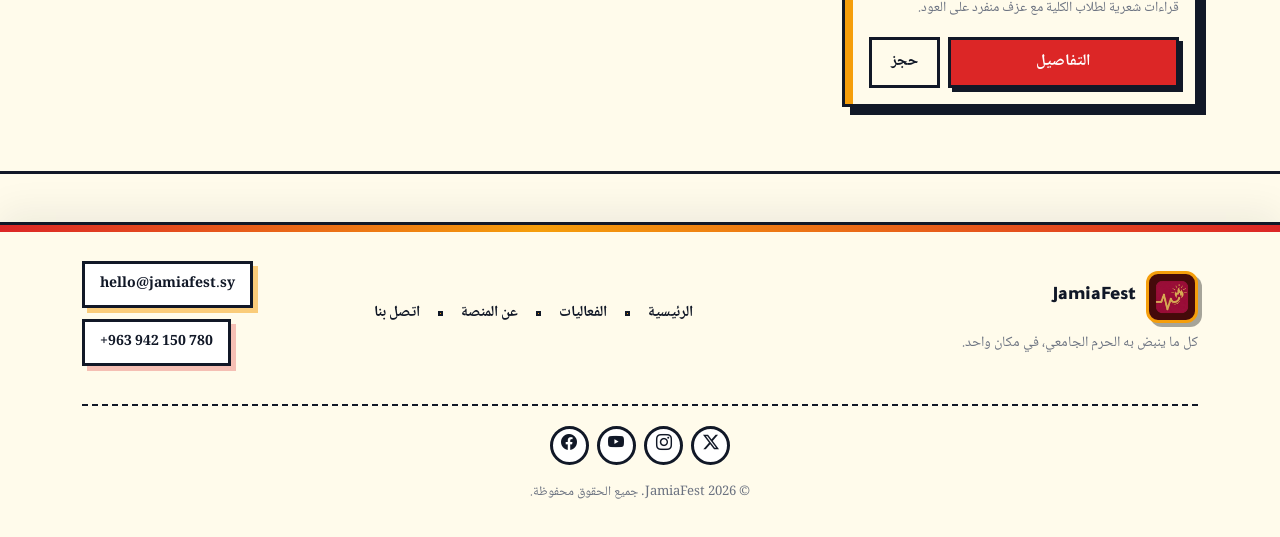
<file: event.html>
<!doctype html>
<html lang="ar" dir="rtl">
<head>
  <meta charset="utf-8">
  <meta name="viewport" content="width=device-width, initial-scale=1">
  <title>تفاصيل الفعالية — JamiaFest</title>
  <link href="https://cdn.jsdelivr.net/npm/bootstrap@5.3.3/dist/css/bootstrap.min.css" rel="stylesheet">
  <link href="https://fonts.googleapis.com/css2?family=Tajawal:wght@500;700;900&family=Noto+Naskh+Arabic:wght@400;700&display=swap" rel="stylesheet">
  <link rel="stylesheet" href="assets/css/styles.css">
  <link rel="icon" href="assets/img/jamiafest-logo.png" type="image/png">
</head>
<body>

  <header>
    <nav class="navbar navbar-expand-lg navbar-light j-navbar">
      <div class="container">
        <a class="navbar-brand" href="index.html">
          <span class="j-brand-logo-frame" aria-hidden="true"><img class="j-brand-logo" src="assets/img/jamiafest-logo.png" alt=""></span>
          <span>JamiaFest</span>
        </a>
        <button class="navbar-toggler" type="button" data-bs-toggle="collapse" data-bs-target="#nav" aria-controls="nav" aria-expanded="false" aria-label="قائمة التنقل"><span class="navbar-toggler-icon"></span></button>
        <div class="collapse navbar-collapse" id="nav">
          <ul class="navbar-nav ms-auto align-items-lg-center flex-wrap">
            <li class="nav-item"><a class="nav-link" href="index.html">الرئيسية</a></li>
            <li class="nav-item"><a class="nav-link" href="events.html">الفعاليات</a></li>
            <li class="nav-item"><a class="nav-link" href="about.html">عن المنصة</a></li>
            <li class="nav-item"><a class="nav-link" href="contact.html">اتصل بنا</a></li>
            <li class="nav-item ps-lg-2"><button type="button" id="darkToggle" class="btn-j-outline btn-sm" title="التبديل إلى الوضع الداكن">الوضع الداكن</button></li>
          </ul>
        </div>
      </div>
    </nav>
  </header>

  <main>
    <section class="section pt-4">
      <div class="container">
        <nav aria-label="breadcrumb" class="mb-3">
          <ol class="breadcrumb small">
            <li class="breadcrumb-item"><a href="index.html">الرئيسية</a></li>
            <li class="breadcrumb-item"><a href="events.html">الفعاليات</a></li>
            <li class="breadcrumb-item active" aria-current="page">التفاصيل</li>
          </ol>
        </nav>

        <div id="eventDetails"></div>
      </div>
    </section>

    <section class="section">
      <div class="container">
        <div class="section-head">
          <h2><span class="dot"></span>فعاليات مشابهة</h2>
          <a href="events.html" class="btn-j-outline btn-sm">كل الفعاليات</a>
        </div>
        <div id="similarGrid" class="row g-4"></div>
      </div>
    </section>
  </main>

  <div class="modal fade" id="bookModal" tabindex="-1" aria-hidden="true">
    <div class="modal-dialog modal-lg">
      <div class="modal-content" style="border:3px solid var(--j-border); border-radius:0;">
        <div class="modal-header" style="border-bottom:3px solid var(--j-border); background: var(--j-cream);">
          <h5 class="modal-title" style="font-weight:900;">حجز مقعد</h5>
          <button type="button" class="btn-close" data-bs-dismiss="modal"></button>
        </div>
        <div class="modal-body" style="background: var(--j-cream);">
          <form class="j-form">
            <div class="mb-3"><label class="form-label">الاسم</label><input class="form-control" required></div>
            <div class="mb-3"><label class="form-label">البريد</label><input type="email" class="form-control" required></div>
          </form>
        </div>
        <div class="modal-footer" style="border-top:3px solid var(--j-border); background: var(--j-cream);">
          <button class="btn-j-outline" data-bs-dismiss="modal">إلغاء</button>
          <button class="btn-j-primary" id="bookConfirm">تأكيد</button>
        </div>
      </div>
    </div>
  </div>

  <footer class="j-footer" role="contentinfo">
    <div class="j-footer__strip" aria-hidden="true"></div>
    <div class="container">
      <div class="j-footer__layout">
        <div class="j-footer__lead">
          <a href="index.html" class="j-footer__logo">
            <span class="j-brand-logo-frame j-brand-logo-frame--footer" aria-hidden="true"><img class="j-brand-logo" src="assets/img/jamiafest-logo.png" alt=""></span>
            <span>JamiaFest</span>
          </a>
          <p class="j-footer__tagline">كل ما ينبض به الحرم الجامعي، في مكان واحد.</p>
        </div>
        <nav class="j-footer__nav" aria-label="روابط التذييل">
          <a href="index.html">الرئيسية</a>
          <span class="j-footer__sep" aria-hidden="true"></span>
          <a href="events.html">الفعاليات</a>
          <span class="j-footer__sep" aria-hidden="true"></span>
          <a href="about.html">عن المنصة</a>
          <span class="j-footer__sep" aria-hidden="true"></span>
          <a href="contact.html">اتصل بنا</a>
        </nav>
        <div class="j-footer__reach">
          <a class="j-footer__pill" href="mailto:hello@jamiafest.sy">hello@jamiafest.sy</a>
          <a class="j-footer__pill j-footer__pill--phone" href="tel:+963942150780">+963 942 150 780</a>
        </div>
      </div>
      <div class="j-footer__bottom">
        <div class="j-footer__socials" aria-label="وسائل التواصل">
          <a href="https://x.com/SVUOnline" class="j-footer__social" aria-label="X" target="_blank" rel="noopener noreferrer"><i class="bi bi-twitter-x" aria-hidden="true"></i></a>
          <a href="https://www.instagram.com/svuonline/" class="j-footer__social" aria-label="إنستغرام" target="_blank" rel="noopener noreferrer"><i class="bi bi-instagram" aria-hidden="true"></i></a>
          <a href="https://www.youtube.com/@syrianvirtualuniversity" class="j-footer__social" aria-label="يوتيوب" target="_blank" rel="noopener noreferrer"><i class="bi bi-youtube" aria-hidden="true"></i></a>
          <a href="https://www.facebook.com/svuonline.sy" class="j-footer__social" aria-label="فيسبوك" target="_blank" rel="noopener noreferrer"><i class="bi bi-facebook" aria-hidden="true"></i></a>
        </div>
        <p class="j-footer__copyright">© 2026 JamiaFest. جميع الحقوق محفوظة.</p>
      </div>
    </div>
  </footer>

  <button id="scrollTopBtn" aria-label="العودة للأعلى">▲</button>
  <script src="https://cdn.jsdelivr.net/npm/bootstrap@5.3.3/dist/js/bootstrap.bundle.min.js"></script>
  <script src="assets/js/main.js"></script>
</body>
</html>
</file>
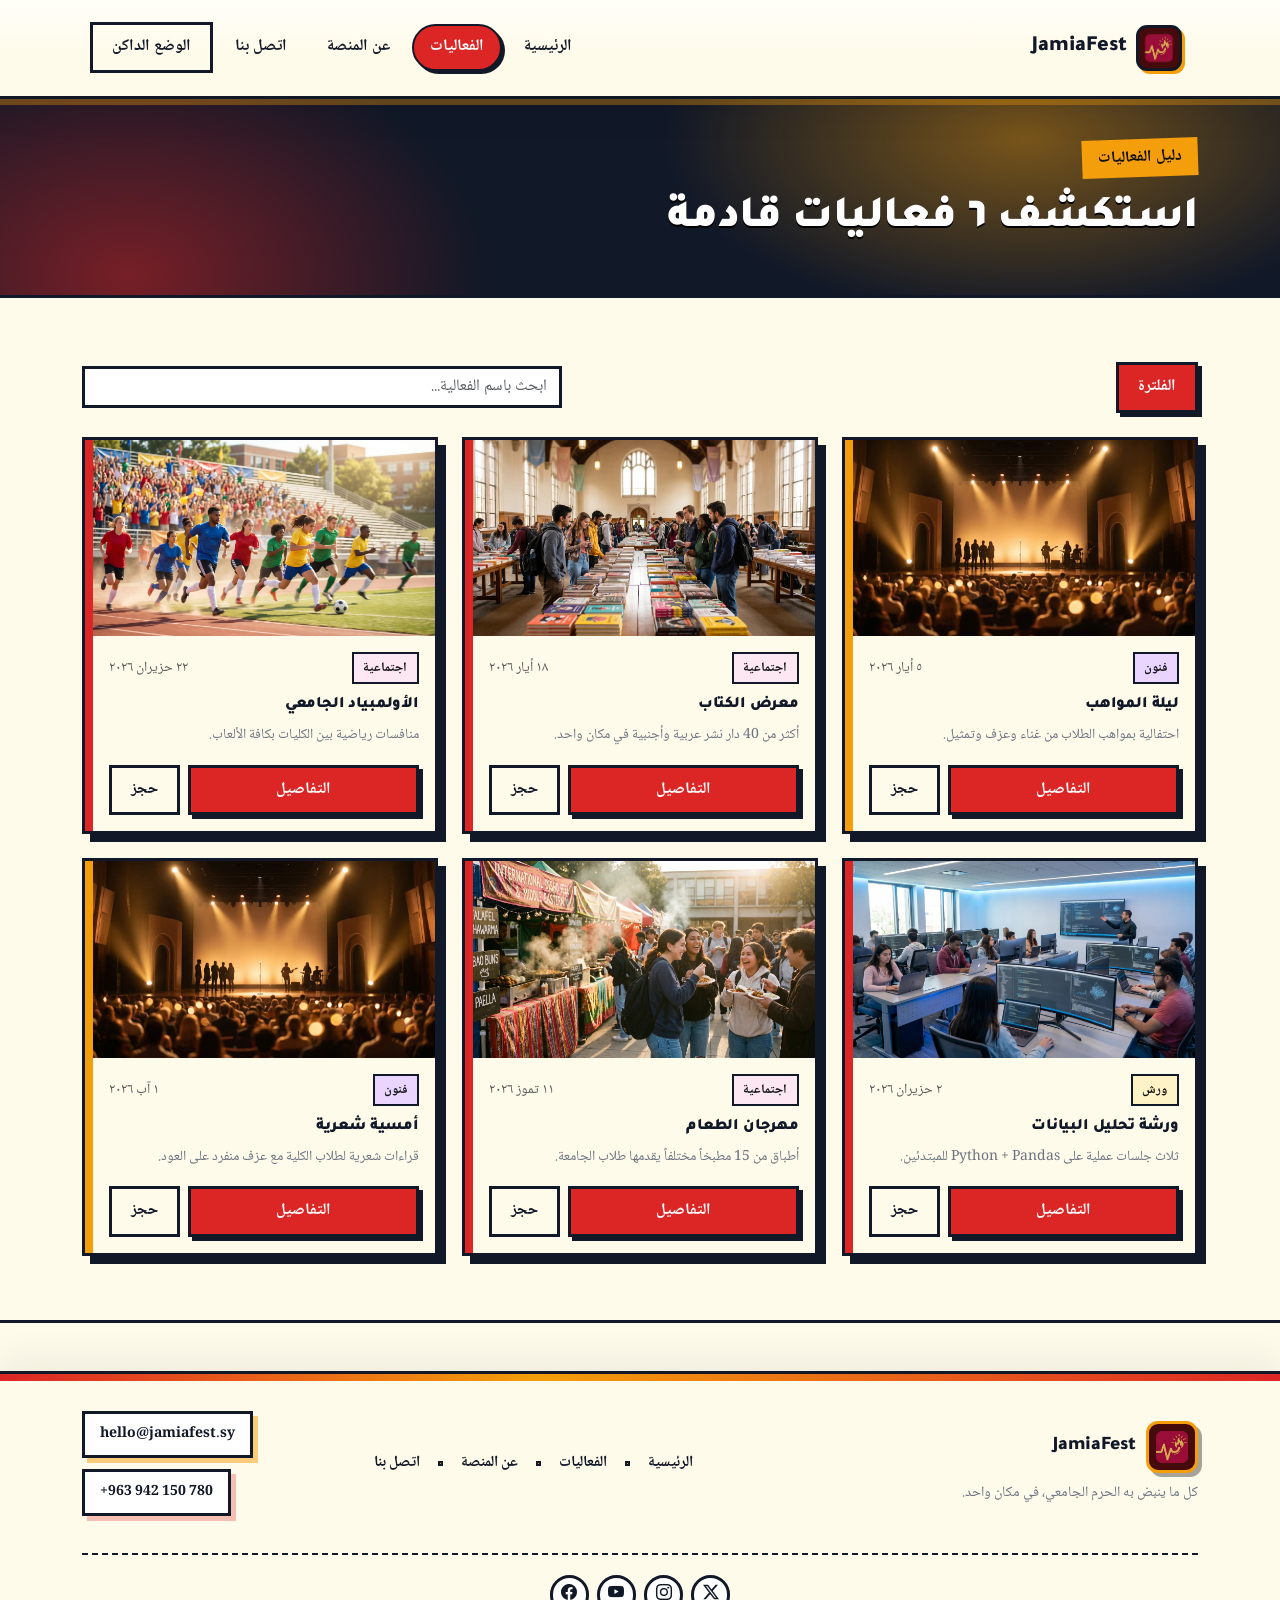
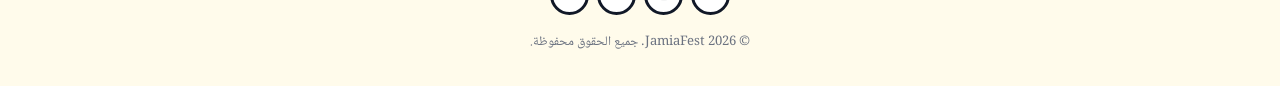
<file: events.html>
<!doctype html>
<html lang="ar" dir="rtl">
<head>
  <meta charset="utf-8">
  <meta name="viewport" content="width=device-width, initial-scale=1">
  <title>الفعاليات — JamiaFest</title>
  <link href="https://cdn.jsdelivr.net/npm/bootstrap@5.3.3/dist/css/bootstrap.min.css" rel="stylesheet">
  <link href="https://fonts.googleapis.com/css2?family=Tajawal:wght@500;700;900&family=Noto+Naskh+Arabic:wght@400;700&display=swap" rel="stylesheet">
  <link rel="stylesheet" href="assets/css/styles.css">
  <link rel="icon" href="assets/img/jamiafest-logo.png" type="image/png">
</head>
<body>

  <header>
    <nav class="navbar navbar-expand-lg navbar-light j-navbar">
      <div class="container">
        <a class="navbar-brand" href="index.html">
          <span class="j-brand-logo-frame" aria-hidden="true"><img class="j-brand-logo" src="assets/img/jamiafest-logo.png" alt=""></span>
          <span>JamiaFest</span>
        </a>
        <button class="navbar-toggler" type="button" data-bs-toggle="collapse" data-bs-target="#nav" aria-controls="nav" aria-expanded="false" aria-label="قائمة التنقل"><span class="navbar-toggler-icon"></span></button>
        <div class="collapse navbar-collapse" id="nav">
          <ul class="navbar-nav ms-auto align-items-lg-center flex-wrap">
            <li class="nav-item"><a class="nav-link" href="index.html">الرئيسية</a></li>
            <li class="nav-item"><a class="nav-link" href="events.html">الفعاليات</a></li>
            <li class="nav-item"><a class="nav-link" href="about.html">عن المنصة</a></li>
            <li class="nav-item"><a class="nav-link" href="contact.html">اتصل بنا</a></li>
            <li class="nav-item ps-lg-2"><button type="button" id="darkToggle" class="btn-j-outline btn-sm" title="التبديل إلى الوضع الداكن">الوضع الداكن</button></li>
          </ul>
        </div>
      </div>
    </nav>
  </header>

  <main>

    <section class="j-hero" style="padding: 2.5rem 0;">
      <div class="container">
        <span class="tag">دليل الفعاليات</span>
        <h1 style="font-size: clamp(1.6rem, 4vw, 2.8rem);">استكشف <span id="resultsCount">٦</span> فعاليات قادمة</h1>
      </div>
    </section>

    <section class="section">
      <div class="container">
        <div class="d-flex justify-content-between align-items-center mb-4">
          <div>
            <button class="btn-j-primary" type="button" data-bs-toggle="offcanvas" data-bs-target="#filterOff">الفلترة</button>
          </div>
          <div class="d-none d-md-block" style="min-width: 260px;">
            <input id="searchInput" class="form-control j-form-input" placeholder="ابحث باسم الفعالية..." style="border:3px solid var(--j-border); border-radius:0;">
          </div>
        </div>

        <div id="eventsGrid" class="row g-4"></div>
        <div id="emptyMsg" class="alert alert-warning text-center d-none mt-4" style="border:3px solid var(--j-border); border-radius:0;">
          لا توجد فعاليات تطابق بحثك.
        </div>
      </div>
    </section>

  </main>

  <div class="offcanvas offcanvas-end j-offcanvas" id="filterOff" tabindex="-1">
    <div class="offcanvas-header border-bottom">
      <h5 class="offcanvas-title" style="font-weight:900;">فلاتر البحث</h5>
      <button type="button" class="btn-close" data-bs-dismiss="offcanvas"></button>
    </div>
    <div class="offcanvas-body">
      <div class="mb-3 d-md-none">
        <label class="form-label">بحث</label>
        <input id="searchInputMobile" class="form-control" placeholder="اسم الفعالية..." onkeyup="document.getElementById('searchInput').value=this.value; document.getElementById('searchInput').dispatchEvent(new Event('input'));">
      </div>
      <div class="mb-3">
        <label class="form-label">التصنيف</label>
        <select id="categoryFilter" class="form-select">
          <option value="">كل التصنيفات</option>
          <option value="tech">تقنية</option>
          <option value="business">أعمال</option>
          <option value="social">اجتماعية</option>
          <option value="workshop">ورش</option>
          <option value="arts">فنون</option>
        </select>
      </div>
      <p class="small text-muted">يتم حفظ فلاترك محلياً ليعود استخدامها في زياراتك القادمة.</p>
    </div>
  </div>

  <div class="modal fade" id="bookModal" tabindex="-1" aria-hidden="true">
    <div class="modal-dialog modal-lg">
      <div class="modal-content" style="border:3px solid var(--j-border); border-radius:0;">
        <div class="modal-header" style="border-bottom:3px solid var(--j-border); background: var(--j-cream);">
          <h5 class="modal-title" style="font-weight:900;">حجز مقعد</h5>
          <button type="button" class="btn-close" data-bs-dismiss="modal"></button>
        </div>
        <div class="modal-body" style="background: var(--j-cream);">
          <form class="j-form">
            <div class="mb-3"><label class="form-label">الاسم</label><input class="form-control" required></div>
            <div class="mb-3"><label class="form-label">البريد</label><input type="email" class="form-control" required></div>
          </form>
        </div>
        <div class="modal-footer" style="border-top:3px solid var(--j-border); background: var(--j-cream);">
          <button class="btn-j-outline" data-bs-dismiss="modal">إلغاء</button>
          <button class="btn-j-primary" id="bookConfirm">تأكيد</button>
        </div>
      </div>
    </div>
  </div>

  <footer class="j-footer" role="contentinfo">
    <div class="j-footer__strip" aria-hidden="true"></div>
    <div class="container">
      <div class="j-footer__layout">
        <div class="j-footer__lead">
          <a href="index.html" class="j-footer__logo">
            <span class="j-brand-logo-frame j-brand-logo-frame--footer" aria-hidden="true"><img class="j-brand-logo" src="assets/img/jamiafest-logo.png" alt=""></span>
            <span>JamiaFest</span>
          </a>
          <p class="j-footer__tagline">كل ما ينبض به الحرم الجامعي، في مكان واحد.</p>
        </div>
        <nav class="j-footer__nav" aria-label="روابط التذييل">
          <a href="index.html">الرئيسية</a>
          <span class="j-footer__sep" aria-hidden="true"></span>
          <a href="events.html">الفعاليات</a>
          <span class="j-footer__sep" aria-hidden="true"></span>
          <a href="about.html">عن المنصة</a>
          <span class="j-footer__sep" aria-hidden="true"></span>
          <a href="contact.html">اتصل بنا</a>
        </nav>
        <div class="j-footer__reach">
          <a class="j-footer__pill" href="mailto:hello@jamiafest.sy">hello@jamiafest.sy</a>
          <a class="j-footer__pill j-footer__pill--phone" href="tel:+963942150780">+963 942 150 780</a>
        </div>
      </div>
      <div class="j-footer__bottom">
        <div class="j-footer__socials" aria-label="وسائل التواصل">
          <a href="https://x.com/SVUOnline" class="j-footer__social" aria-label="X" target="_blank" rel="noopener noreferrer"><i class="bi bi-twitter-x" aria-hidden="true"></i></a>
          <a href="https://www.instagram.com/svuonline/" class="j-footer__social" aria-label="إنستغرام" target="_blank" rel="noopener noreferrer"><i class="bi bi-instagram" aria-hidden="true"></i></a>
          <a href="https://www.youtube.com/@syrianvirtualuniversity" class="j-footer__social" aria-label="يوتيوب" target="_blank" rel="noopener noreferrer"><i class="bi bi-youtube" aria-hidden="true"></i></a>
          <a href="https://www.facebook.com/svuonline.sy" class="j-footer__social" aria-label="فيسبوك" target="_blank" rel="noopener noreferrer"><i class="bi bi-facebook" aria-hidden="true"></i></a>
        </div>
        <p class="j-footer__copyright">© 2026 JamiaFest. جميع الحقوق محفوظة.</p>
      </div>
    </div>
  </footer>

  <button id="scrollTopBtn" aria-label="العودة للأعلى">▲</button>
  <script src="https://cdn.jsdelivr.net/npm/bootstrap@5.3.3/dist/js/bootstrap.bundle.min.js"></script>
  <script src="assets/js/main.js"></script>
</body>
</html>
</file>
<file: assets/css/styles.css>
﻿@import url("https://cdn.jsdelivr.net/npm/bootstrap-icons@1.11.3/font/bootstrap-icons.css");

:root {
  --j-primary: #DC2626;
  --j-primary-ink: #991B1B;
  --j-accent: #F59E0B;
  --j-cream: #FFFBEB;
  --j-ink: #111827;
  --j-muted: #6B7280;
  --j-border: #111827;
  --j-shadow: 8px 8px 0 0 #111827;
  --j-radius: 0px;
  --j-section-tint: #fff3c4;
}

body.dark {
  --j-cream: #0f0a04;
  --j-ink: #fff3c4;
  --j-muted: #d6ba85;
  --j-border: #fff3c4;
  --j-shadow: 8px 8px 0 0 #f59e0b;
  --j-section-tint: #14110d;
}

html { scroll-behavior: smooth; }

body {
  font-family: "Noto Naskh Arabic", "Tajawal", system-ui, Arial, sans-serif;
  background: var(--j-cream);
  color: var(--j-ink);
  line-height: 1.8;
}

h1, h2, h3, h4 {
  font-family: "Tajawal", "Noto Naskh Arabic", system-ui, sans-serif;
  font-weight: 900;
  letter-spacing: -0.01em;
  line-height: 1.2;
}

a { color: var(--j-primary-ink); text-decoration: none; }
a:hover { color: var(--j-primary); }

.j-navbar {
  --j-nav-pad: 0.85rem;
  position: sticky;
  top: 0;
  z-index: 1030;
  background: linear-gradient(180deg, #fffef8 0%, var(--j-cream) 55%, var(--j-cream) 100%);
  border-bottom: 3px solid var(--j-border);
  box-shadow: 0 6px 0 0 rgba(245, 158, 11, 0.35), 0 12px 32px rgba(17, 24, 39, 0.08);
}
.j-navbar::before {
  content: "";
  display: block;
  height: 5px;
  background: linear-gradient(90deg, var(--j-primary) 0%, var(--j-accent) 45%, var(--j-ink) 100%);
}
.j-navbar > .container {
  display: flex;
  flex-wrap: wrap;
  align-items: center;
  justify-content: space-between;
  gap: 0.5rem;
  padding-top: var(--j-nav-pad);
  padding-bottom: var(--j-nav-pad);
}
@media (min-width: 992px) {
  .j-navbar.navbar-expand-lg .navbar-collapse {
    flex-grow: 0;
    flex-basis: auto;
  }
}
.j-navbar .navbar-brand {
  font-family: "Tajawal", sans-serif;
  font-weight: 900;
  font-size: 1.35rem;
  color: var(--j-ink);
  display: inline-flex;
  align-items: center;
  gap: 0.55rem;
  padding: 0.2rem 0;
}
.j-brand-logo-frame {
  --j-logo-zoom: 1.45;
  flex-shrink: 0;
  width: 46px;
  height: 46px;
  border-radius: 11px;
  overflow: hidden;
  border: 3px solid var(--j-border);
  box-shadow: 3px 3px 0 0 var(--j-accent);
  display: grid;
  place-items: center;
  background: #450a0a;
}
.j-brand-logo-frame--footer {
  width: 52px;
  height: 52px;
  border-radius: 12px;
  border-color: var(--j-accent);
  box-shadow: 4px 4px 0 0 rgba(0, 0, 0, 0.35);
}
.j-brand-logo-frame .j-brand-logo {
  width: 100%;
  height: 100%;
  object-fit: cover;
  object-position: center;
  transform: scale(var(--j-logo-zoom));
  transform-origin: center center;
  display: block;
  border: none !important;
  box-shadow: none !important;
  border-radius: 0 !important;
}
@media (prefers-reduced-motion: reduce) {
  .j-brand-logo-frame .j-brand-logo {
    transform: none;
    object-fit: contain;
  }
}
.j-navbar .navbar-nav {
  gap: 0.25rem;
}
.j-navbar .nav-link {
  color: var(--j-ink) !important;
  font-weight: 800;
  padding: 0.45rem 1rem !important;
  border-radius: 999px;
  border: 2px solid transparent;
  transition: background 0.18s ease, border-color 0.18s ease, color 0.18s ease;
}
.j-navbar .nav-link:hover {
  background: rgba(245, 158, 11, 0.35);
  border-color: var(--j-border);
}
.j-navbar .nav-link.active {
  background: var(--j-primary);
  color: #fff !important;
  border-color: var(--j-border);
  box-shadow: 3px 3px 0 0 var(--j-border);
}
.j-navbar .nav-item .btn-j-outline {
  margin-top: 0.2rem;
}
@media (min-width: 992px) {
  .j-navbar .nav-item .btn-j-outline {
    margin-top: 0;
  }
}
.j-navbar .navbar-toggler {
  border: 3px solid var(--j-border);
  border-radius: 0;
  padding: 0.35rem 0.55rem;
}
body.dark .j-navbar {
  box-shadow: 0 6px 0 0 rgba(245, 158, 11, 0.25), 0 14px 36px rgba(0, 0, 0, 0.45);
}
body.dark .j-navbar .j-brand-logo-frame {
  box-shadow: 3px 3px 0 0 var(--j-primary);
}

.j-hero {
  position: relative;
  background: #111827;
  color: #fff;
  overflow: hidden;
  padding: 5rem 0 4rem;
  border-bottom: 3px solid var(--j-border);
}
.j-hero::before {
  content: "";
  position: absolute; inset: 0;
  background:
    radial-gradient(600px 300px at 80% 20%, rgba(245,158,11,.45), transparent 60%),
    radial-gradient(600px 400px at 10% 90%, rgba(220,38,38,.5), transparent 60%);
}
.j-hero .container { position: relative; z-index: 2; }
.j-hero h1 {
  font-size: clamp(2rem, 6vw, 4.5rem);
  color: #fff;
  text-shadow: 0 2px 0 #000;
}
.j-hero .tag {
  display: inline-block;
  background: var(--j-accent);
  color: #111;
  padding: .3rem 1rem;
  font-weight: 900;
  transform: rotate(-2deg);
  margin-bottom: 1rem;
}
.j-hero .btn-j-outline {
  background: #fff !important;
  color: #111827 !important;
  border-color: #fff3c4 !important;
  box-shadow: 4px 4px 0 0 rgba(255, 243, 196, 0.45);
}
.j-hero .btn-j-outline:hover {
  background: var(--j-accent) !important;
  color: #111827 !important;
  border-color: #111827 !important;
}

.bento {
  display: grid;
  grid-template-columns: repeat(4, 1fr);
  grid-auto-rows: 200px;
  gap: 1rem;
}
.bento > * { position: relative; overflow: hidden; border: 3px solid var(--j-border); }
.bento .b-1 { grid-column: span 2; grid-row: span 2; }
.bento .b-2 { grid-column: span 2; }
.bento .b-3 { grid-column: span 1; }
.bento .b-4 { grid-column: span 1; }
.bento .b-5 { grid-column: span 2; }
.bento img { width: 100%; height: 100%; object-fit: cover; }
.bento .overlay {
  position: absolute; inset: auto 0 0 0;
  padding: .75rem 1rem;
  background: linear-gradient(to top, rgba(0,0,0,.75), transparent);
  color: #fff;
  font-weight: 800;
}
.bento a.overlay:hover { color: var(--j-accent); }

@media (max-width: 767px) {
  .bento { grid-template-columns: repeat(2, 1fr); grid-auto-rows: 160px; }
  .bento .b-1, .bento .b-2, .bento .b-5 { grid-column: span 2; }
}

.j-card {
  background: var(--j-cream);
  border: 3px solid var(--j-border);
  box-shadow: var(--j-shadow);
  overflow: hidden;
  position: relative;
  transition: transform .2s ease, box-shadow .2s ease;
}
.j-card::before {
  content: "";
  position: absolute;
  inset: 0 auto 0 0;
  width: 8px;
  background: var(--j-primary);
}
.j-card.variant-amber::before { background: var(--j-accent); }
.j-card.variant-ink::before   { background: var(--j-ink); }
.j-card:hover { transform: translate(-2px, -2px) rotate(-0.4deg); box-shadow: 12px 12px 0 0 var(--j-border); }
.j-card .card-img-top { aspect-ratio: 16/9; object-fit: cover; }
.j-card .card-body { padding: 1rem 1rem 1rem 1.5rem; }
.j-card h3 { font-weight: 900; margin: .25rem 0 .5rem; }

body.dark a.j-card {
  color: var(--j-ink) !important;
}
body.dark a.j-card:hover {
  color: var(--j-accent) !important;
}
body.dark a.j-card .text-muted {
  color: var(--j-muted) !important;
}
body.dark .j-card:not(a) h3,
body.dark .j-card:not(a) .h6 {
  color: var(--j-ink);
}
body.dark .j-card:not(a) p {
  color: var(--j-muted);
}

.j-badge {
  display: inline-block;
  padding: .15rem .6rem;
  font-weight: 800;
  font-size: .8rem;
  border: 2px solid var(--j-border);
  background: #FFF3C4;
  color: #111;
}
.j-badge.tech      { background: #DBEAFE; }
.j-badge.business  { background: #DCFCE7; }
.j-badge.social    { background: #FCE7F3; }
.j-badge.workshop  { background: #FEF3C7; }
.j-badge.arts      { background: #E9D5FF; }

.btn-j-primary {
  background: var(--j-primary);
  color: #fff;
  border: 3px solid var(--j-border);
  font-weight: 900;
  border-radius: 0;
  padding: .5rem 1.2rem;
  box-shadow: 4px 4px 0 0 var(--j-border);
}
.btn-j-primary:hover { background: var(--j-primary-ink); color: #fff; transform: translate(-1px, -1px); box-shadow: 6px 6px 0 0 var(--j-border); }

.btn-j-outline {
  background: transparent;
  color: var(--j-ink);
  border: 3px solid var(--j-border);
  font-weight: 800;
  border-radius: 0;
  padding: .5rem 1.2rem;
}
.btn-j-outline:hover { background: var(--j-accent); color: #111; }

.j-carousel .carousel-item img {
  width: 100%;
  aspect-ratio: 21 / 7;
  object-fit: cover;
}
.j-carousel .carousel-caption {
  background: rgba(17,24,39,.65);
  padding: 0.65rem 1rem;
  right: 5%; left: auto; bottom: 8%;
  text-align: start;
  border: 3px solid var(--j-accent);
  max-width: 380px;
}
.j-carousel .carousel-caption h3 { font-size: clamp(1rem, 2.5vw, 1.35rem); }
.j-carousel .carousel-caption .btn-j-primary {
  padding: 0.35rem 0.9rem;
  font-size: 0.88rem;
}

.section.j-spotlight-carousel {
  padding-top: 2.5rem;
  padding-bottom: 2.5rem;
}

.section { padding: 4rem 0; border-bottom: 3px solid var(--j-border); }
.section--tint {
  background: var(--j-section-tint);
}
.section-head {
  display: flex;
  align-items: flex-end;
  justify-content: space-between;
  gap: 1rem;
  margin-bottom: 2rem;
  border-bottom: 3px solid var(--j-ink);
  padding-bottom: .75rem;
}
.section-head h2 { margin: 0; font-size: clamp(1.5rem, 3vw, 2rem); }
.section-head h2 .dot { display: inline-block; width: 14px; height: 14px; background: var(--j-primary); margin-inline-end: .5rem; }

.j-offcanvas { background: var(--j-cream); color: var(--j-ink); border-left: 3px solid var(--j-border); }
.j-offcanvas .form-control, .j-offcanvas .form-select {
  border: 2px solid var(--j-border);
  border-radius: 0;
  background: var(--j-cream);
  color: var(--j-ink);
}

.j-form .form-control, .j-form .form-select {
  border: 3px solid var(--j-border);
  border-radius: 0;
  background: var(--j-cream);
  color: var(--j-ink);
  padding: .6rem .75rem;
}
.j-form .form-control:focus { box-shadow: 4px 4px 0 0 var(--j-accent); border-color: var(--j-border); }

.j-footer {
  position: relative;
  margin-top: 3rem;
  padding: 0;
  color: var(--j-ink);
  background: var(--j-cream);
  border-top: 3px solid var(--j-border);
  box-shadow: 0 -10px 36px rgba(17, 24, 39, 0.07);
  overflow: hidden;
}
.j-footer__strip {
  height: 7px;
  background: linear-gradient(90deg, var(--j-primary) 0%, var(--j-accent) 42%, var(--j-primary) 100%);
}
.j-footer__layout {
  display: grid;
  grid-template-columns: 1fr;
  gap: 1.75rem 2rem;
  padding: 1.85rem 0 2.35rem;
  align-items: center;
}
@media (min-width: 992px) {
  .j-footer__layout {
    grid-template-columns: minmax(11rem, 1.05fr) minmax(0, 1.35fr) auto;
    align-items: center;
  }
}
.j-footer__lead {
  max-width: 34ch;
}
.j-footer__logo {
  display: inline-flex;
  align-items: center;
  gap: 0.65rem;
  text-decoration: none;
  color: var(--j-ink) !important;
  font-family: "Tajawal", sans-serif;
  font-weight: 900;
  font-size: 1.2rem;
  margin-bottom: 0.45rem;
}
.j-footer__logo:hover {
  color: var(--j-primary) !important;
}
.j-footer__logo .j-brand-logo-frame {
  align-self: center;
}
.j-footer__tagline {
  margin: 0;
  font-size: 0.9rem;
  line-height: 1.65;
  color: var(--j-muted);
}
.j-footer nav.j-footer__nav {
  display: flex;
  flex-wrap: wrap;
  align-items: center;
  justify-content: center;
  gap: 0.35rem 0.45rem;
  margin: 0;
  font-weight: 800;
  font-size: 0.95rem;
}
.j-footer nav.j-footer__nav a {
  display: inline-block;
  color: var(--j-ink);
  padding: 0.4rem 0.55rem;
  border: 2px solid transparent;
  transition: color 0.15s ease, border-color 0.15s ease, box-shadow 0.15s ease, transform 0.15s ease;
}
.j-footer nav.j-footer__nav a:hover {
  color: var(--j-primary);
  border-color: var(--j-border);
  box-shadow: 4px 4px 0 0 var(--j-accent);
  transform: translateY(-1px);
}
.j-footer__sep {
  width: 5px;
  height: 5px;
  background: var(--j-accent);
  border: 2px solid var(--j-border);
  flex-shrink: 0;
}
.j-footer__reach {
  display: flex;
  flex-direction: column;
  gap: 0.65rem;
}
@media (min-width: 992px) {
  .j-footer__reach {
    align-items: flex-end;
    text-align: end;
  }
}
.j-footer__pill {
  display: inline-block;
  padding: 0.5rem 0.95rem;
  font-size: 0.88rem;
  font-weight: 700;
  color: var(--j-ink);
  background: #fff;
  border: 3px solid var(--j-border);
  box-shadow: 5px 5px 0 0 rgba(245, 158, 11, 0.5);
  text-decoration: none;
  max-width: 100%;
  word-break: break-word;
  transition: color 0.15s ease, transform 0.15s ease, box-shadow 0.15s ease;
}
.j-footer__pill:hover {
  color: var(--j-primary-ink);
  transform: translate(-2px, -2px);
  box-shadow: 6px 6px 0 0 rgba(220, 38, 38, 0.35);
}
.j-footer__pill--phone {
  box-shadow: 5px 5px 0 0 rgba(220, 38, 38, 0.28);
  direction: ltr;
  unicode-bidi: isolate;
  text-align: start;
}
.j-contact-phone-ltr {
  direction: ltr;
  unicode-bidi: isolate;
  display: inline-block;
}
body.dark .j-footer {
  box-shadow: 0 -10px 36px rgba(0, 0, 0, 0.35);
}
body.dark .j-footer__pill {
  background: #1a1410;
}

.j-footer__bottom {
  padding: 1.25rem 0 2rem;
  border-top: 2px dashed var(--j-border);
  display: flex;
  flex-wrap: wrap;
  align-items: center;
  justify-content: center;
  gap: 1rem 1.25rem;
}
.j-footer__socials {
  display: flex;
  flex-wrap: wrap;
  gap: 0.5rem;
  align-items: center;
  justify-content: center;
}
.j-footer__social {
  display: grid;
  place-items: center;
  width: 2.45rem;
  height: 2.45rem;
  border: 3px solid var(--j-border);
  background: #fff;
  color: var(--j-ink);
  border-radius: 50%;
  text-decoration: none;
  transition: color 0.15s ease, transform 0.15s ease, box-shadow 0.15s ease;
}
.j-footer__social:hover {
  color: var(--j-primary-ink);
  transform: translate(-2px, -2px);
  box-shadow: 4px 4px 0 0 var(--j-accent);
}
.j-footer__copyright {
  margin: 0;
  font-size: 0.82rem;
  color: var(--j-muted);
  text-align: center;
  flex: 1 1 100%;
}
body.dark .j-footer__social {
  background: #1a1410;
  color: #fff3c4;
}

.j-team-card img {
  width: 96px;
  height: 96px;
  object-fit: cover;
  border-radius: 50%;
  border: 3px solid var(--j-border);
  box-shadow: 4px 4px 0 0 rgba(245, 158, 11, 0.35);
}

#scrollTopBtn {
  position: fixed;
  inset: auto auto 1.5rem 1.5rem;
  width: 50px; height: 50px;
  background: var(--j-primary);
  color: #fff;
  border: 3px solid var(--j-border);
  display: none;
  place-items: center;
  box-shadow: 4px 4px 0 0 var(--j-border);
  cursor: pointer;
  z-index: 1040;
  font-weight: 900;
}
#scrollTopBtn.show { display: grid; }

.event-meta { color: var(--j-muted); }
.event-gallery img { width: 100%; aspect-ratio: 4/3; object-fit: cover; border: 3px solid var(--j-border); }

@media (max-width: 576px) {
  .j-card .card-body { padding: 1rem 1rem 1rem 1.25rem; }
  .section { padding: 2.5rem 0; }
}
</file>
